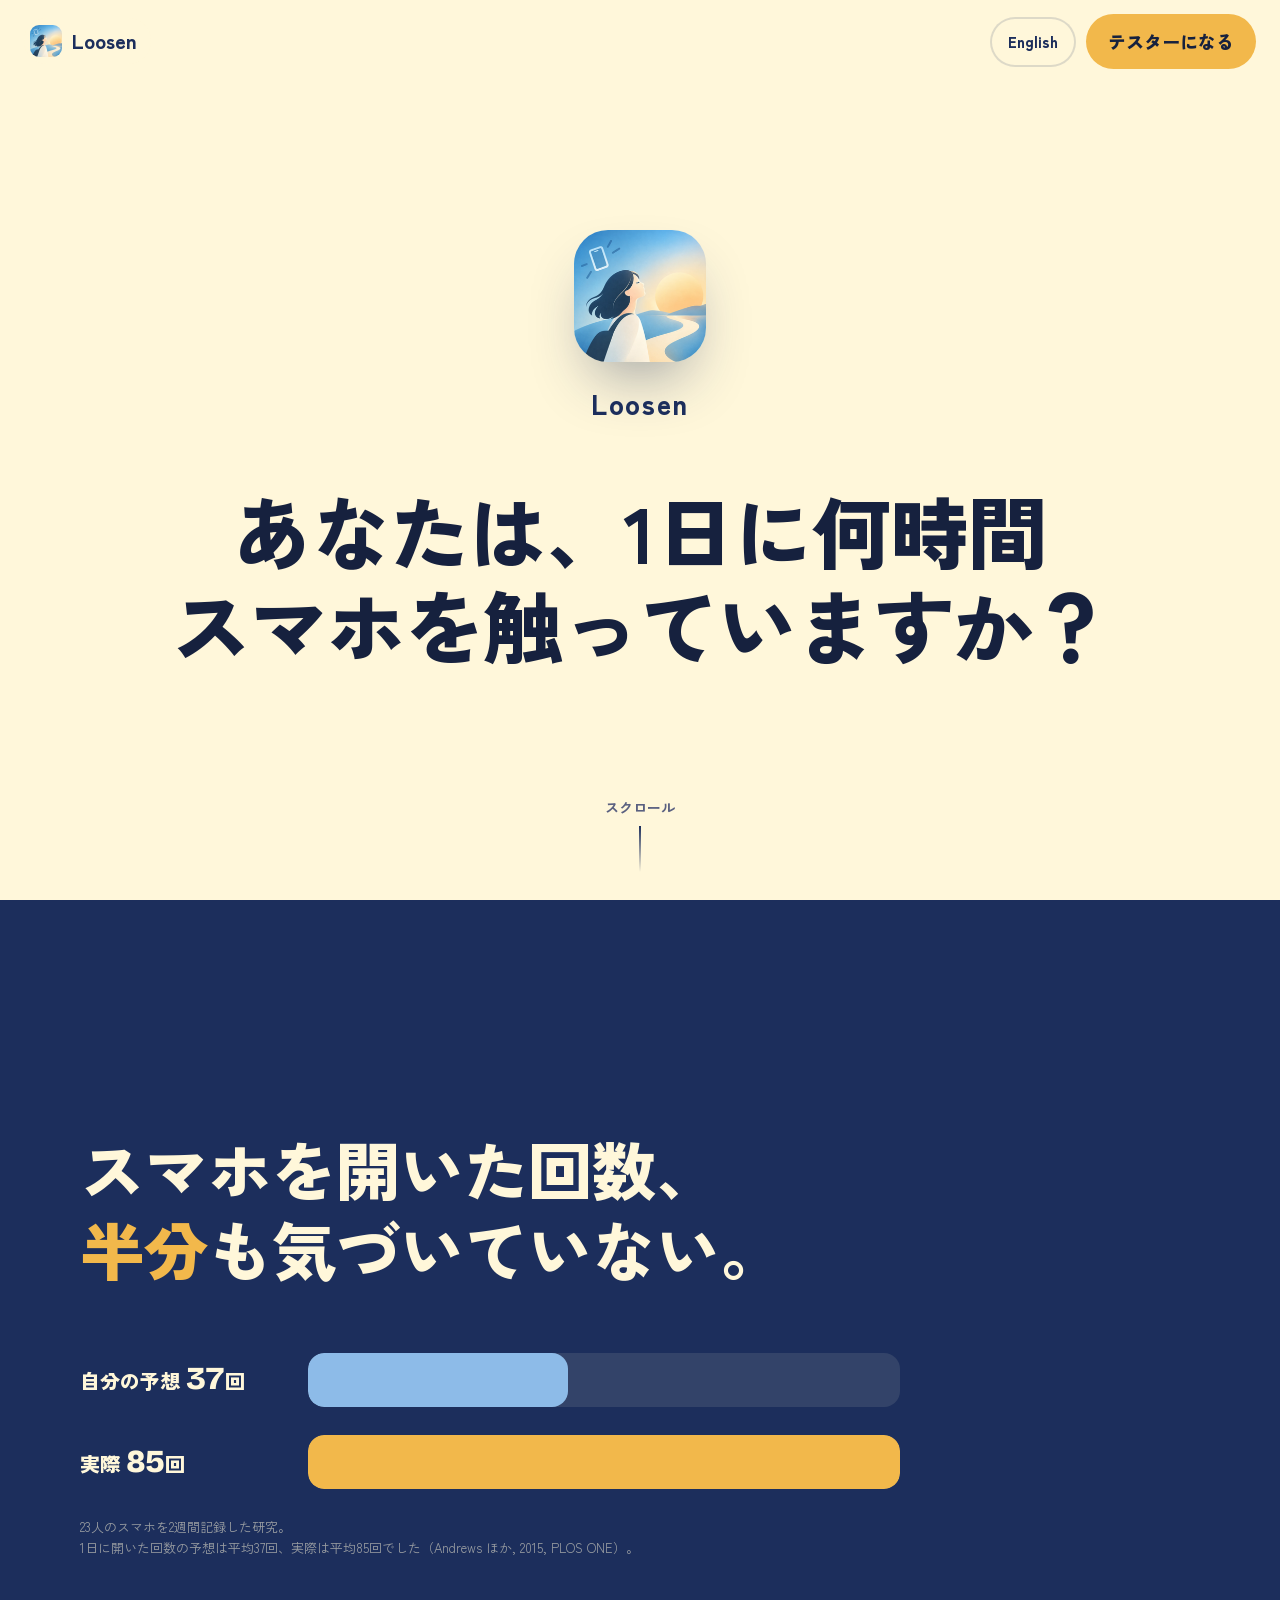
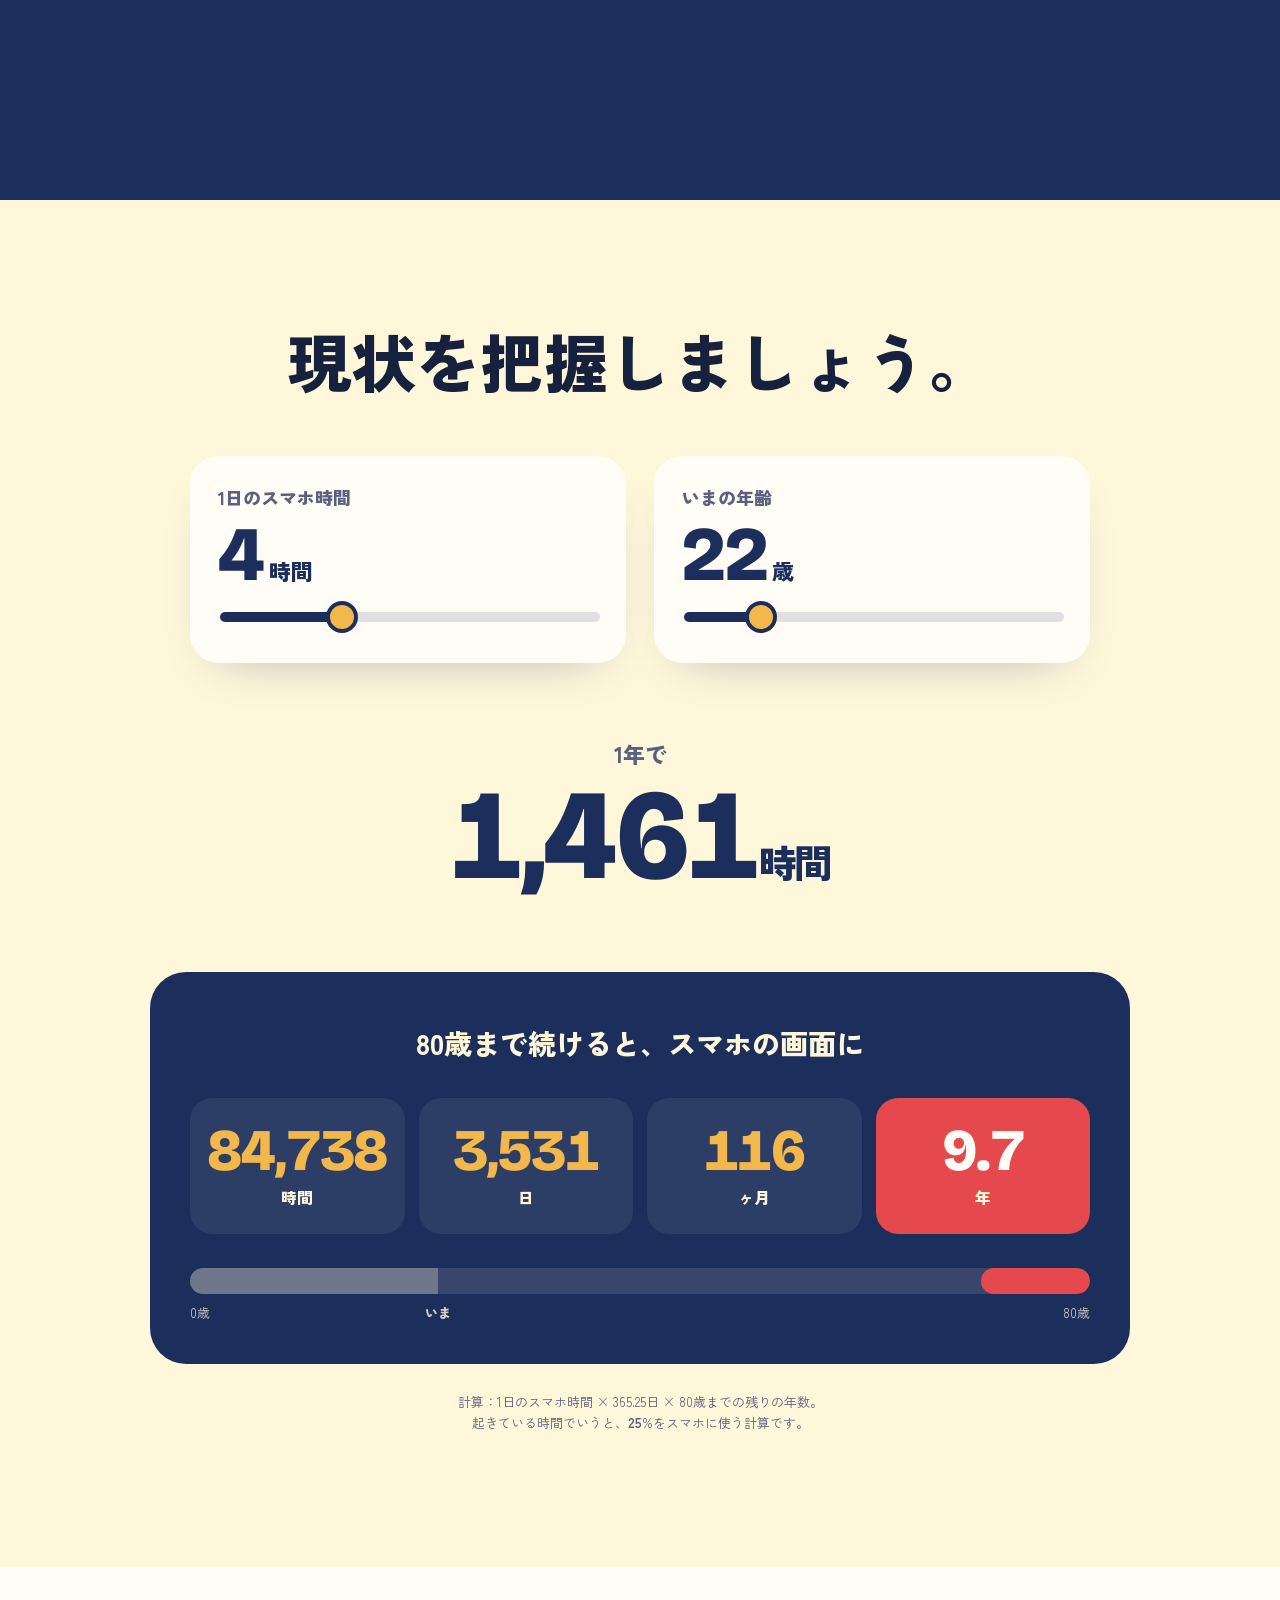
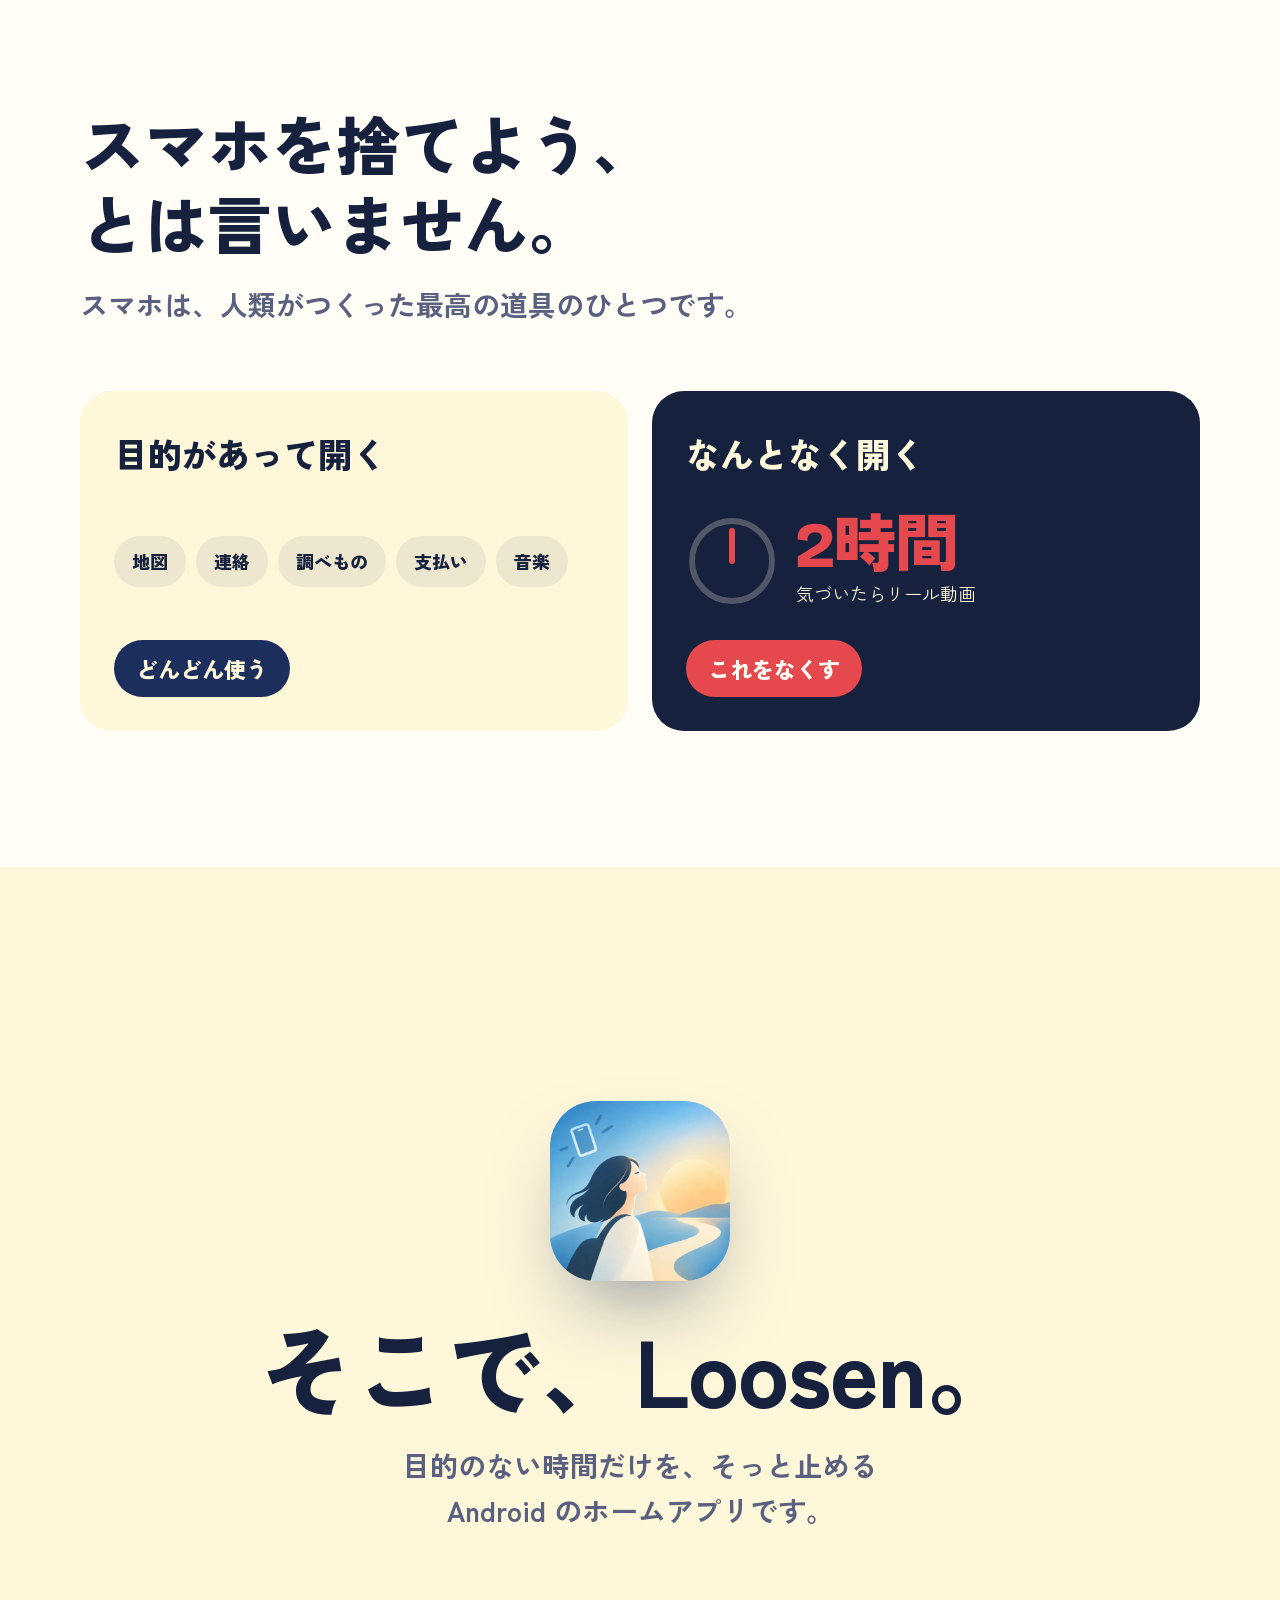
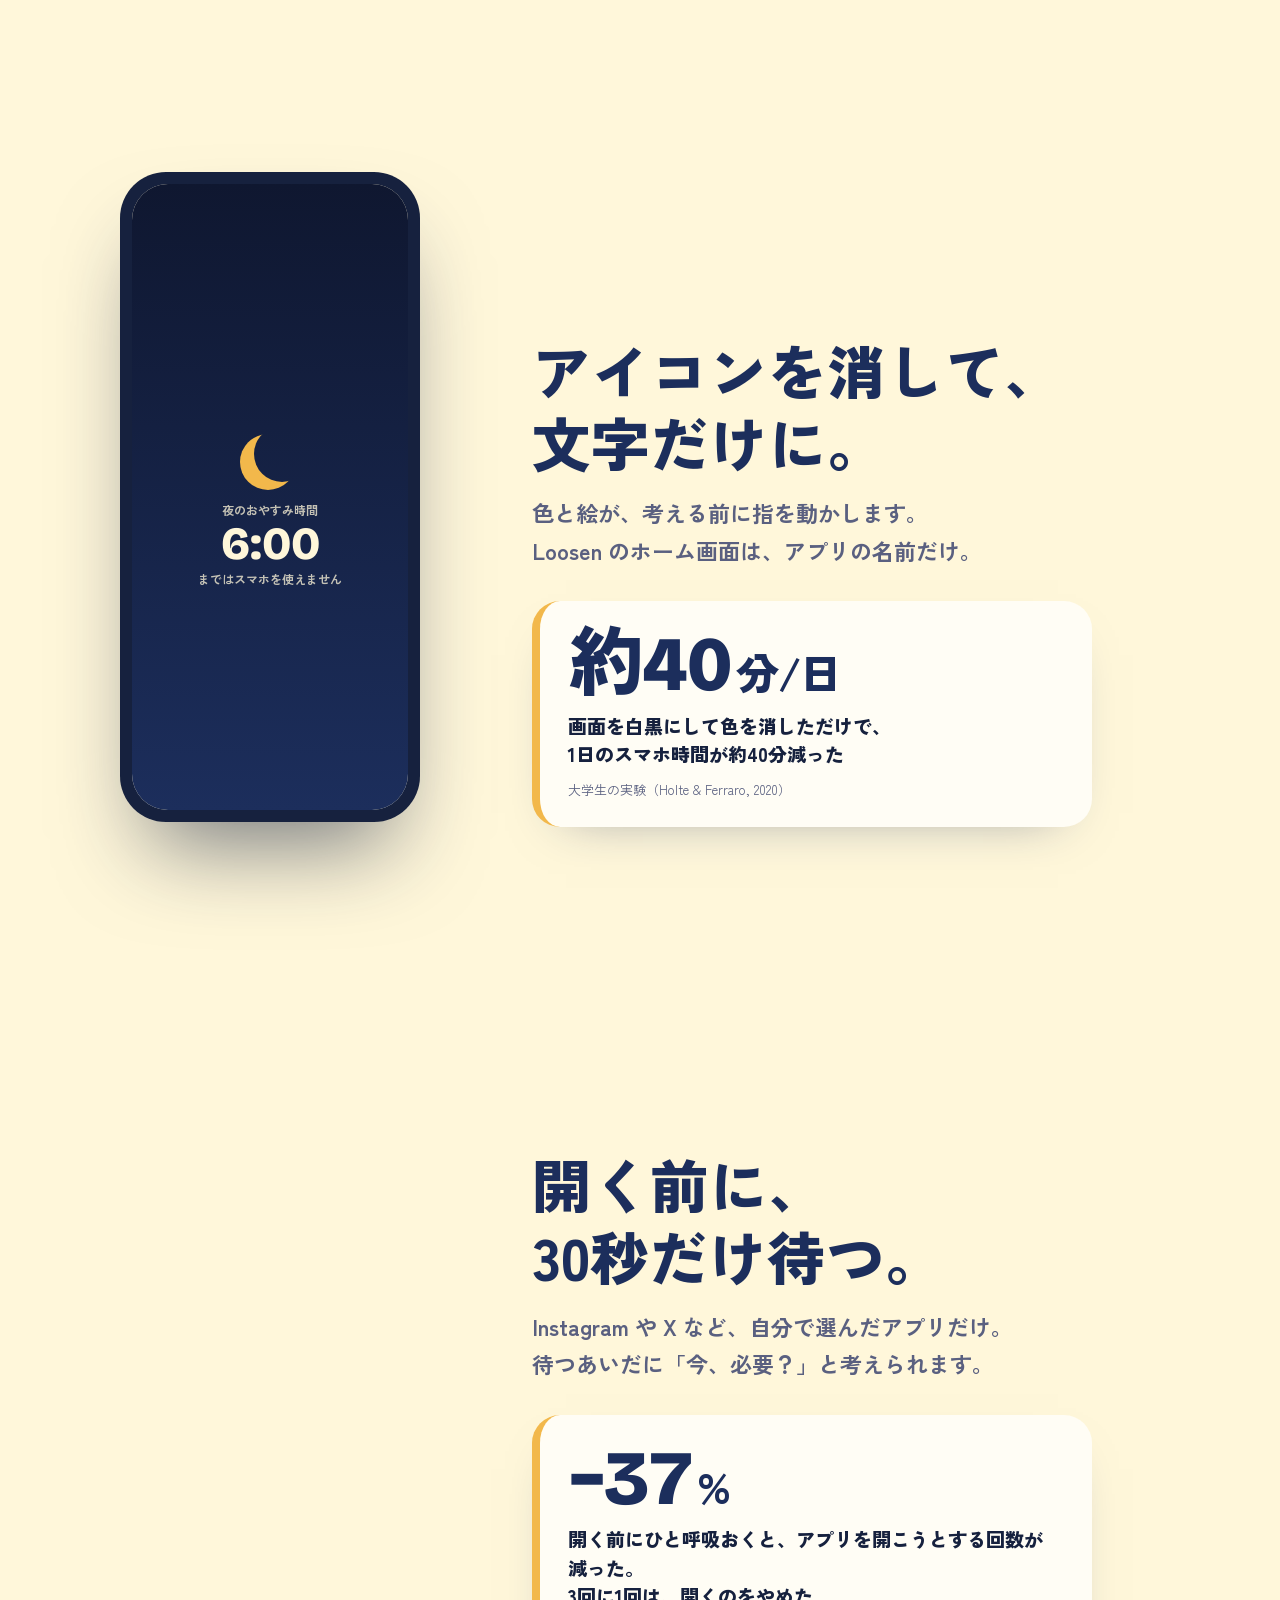
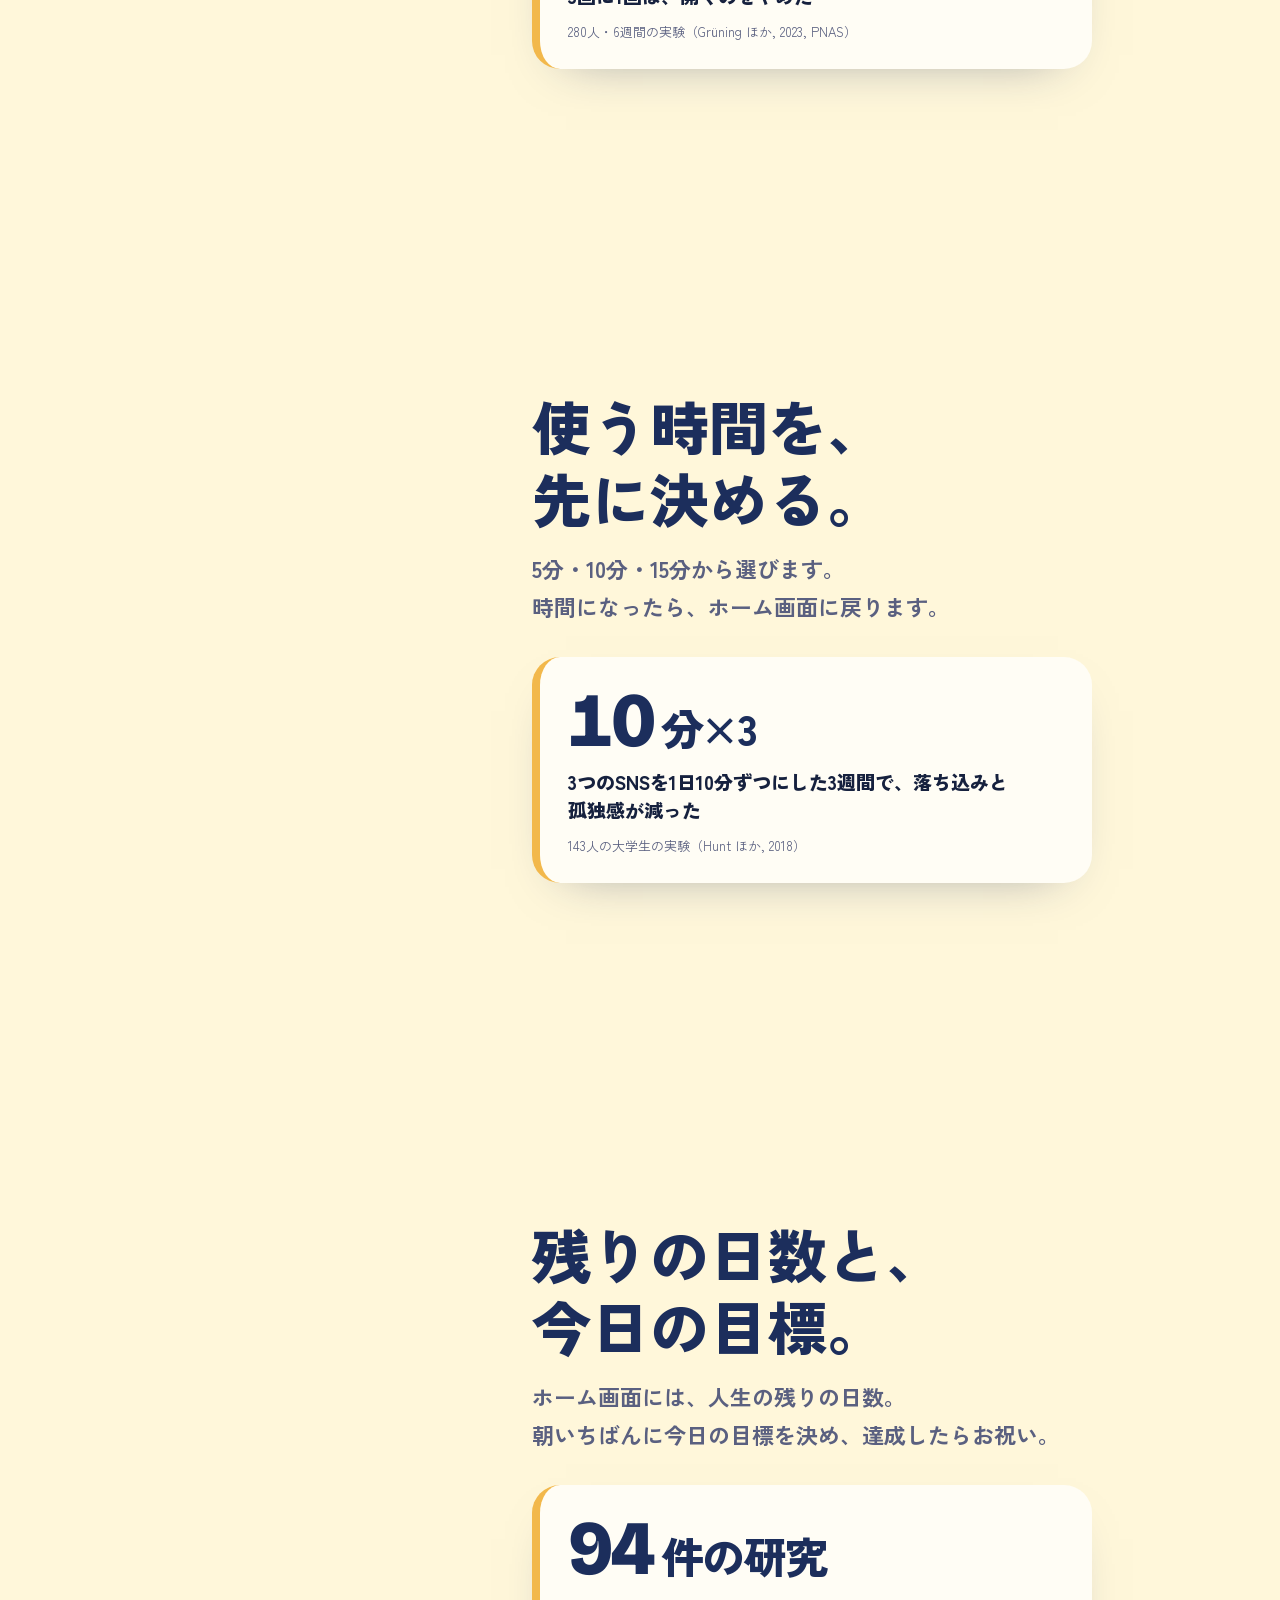
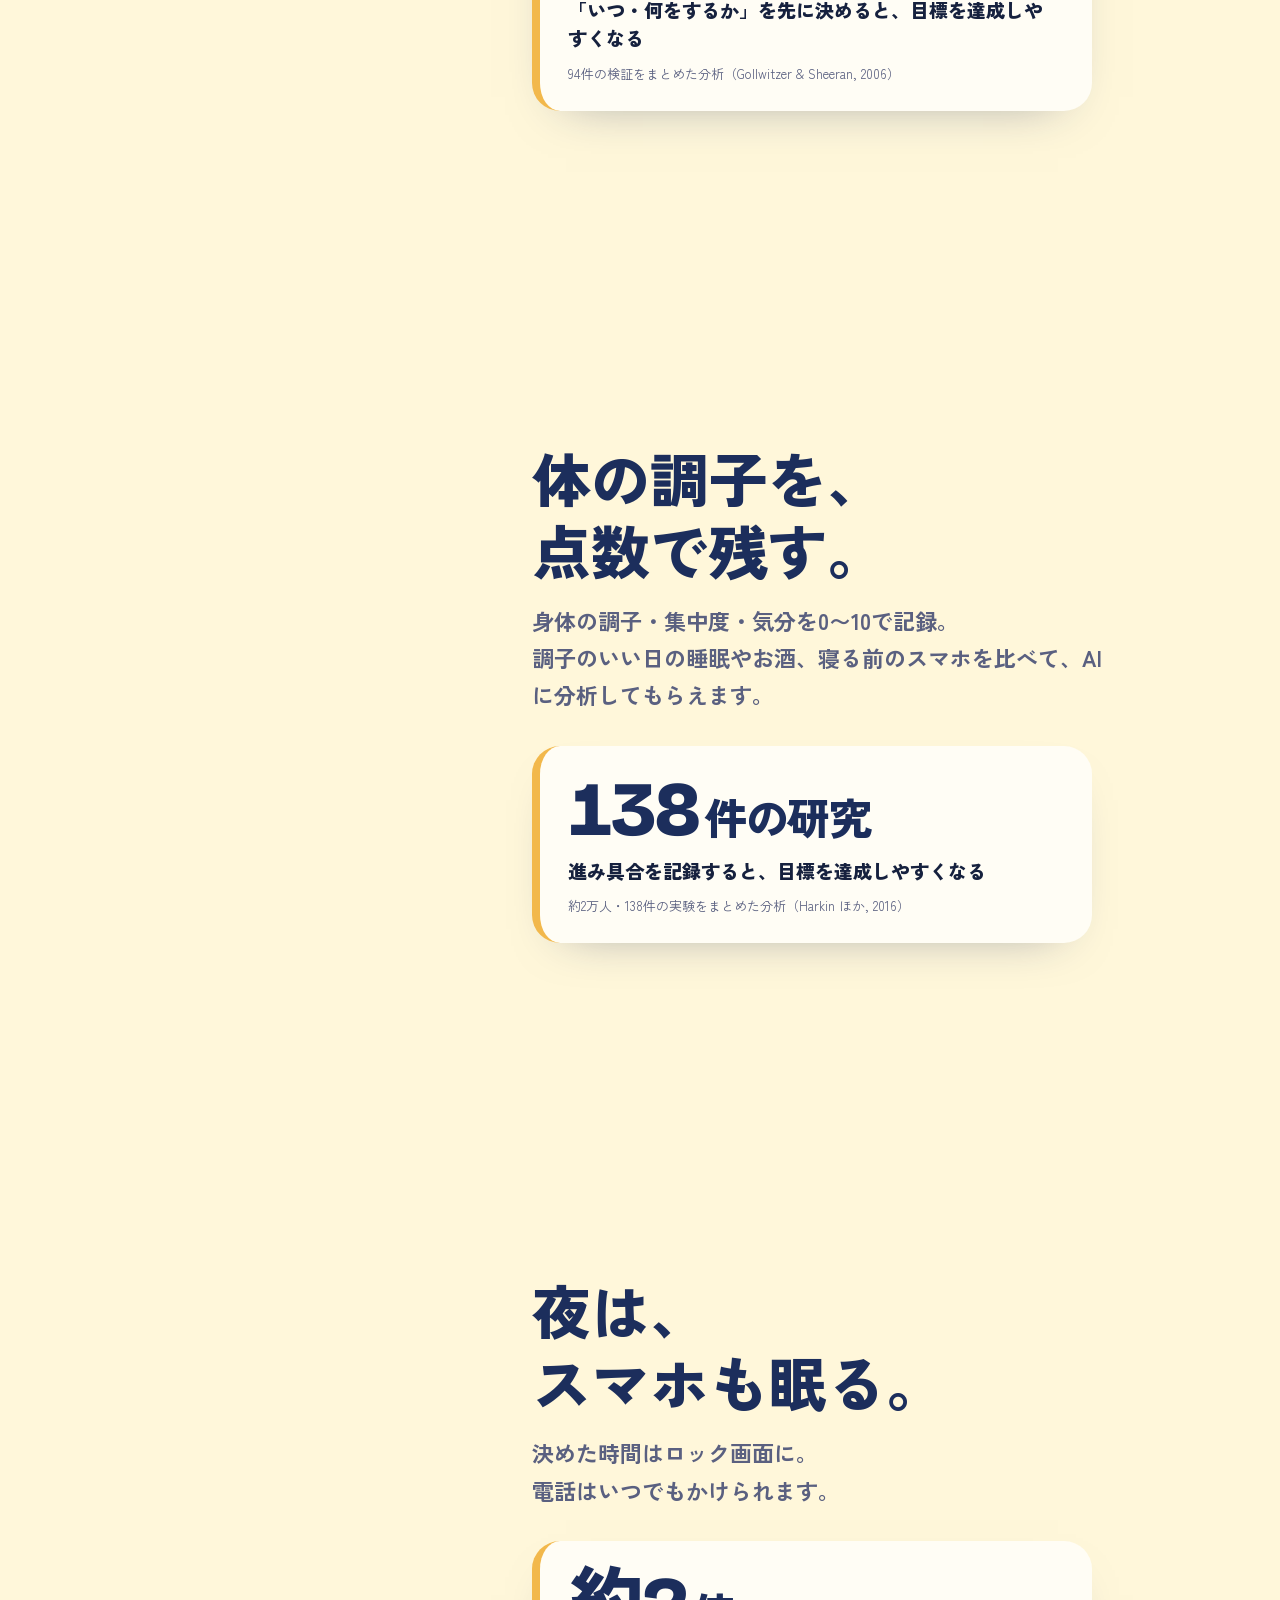
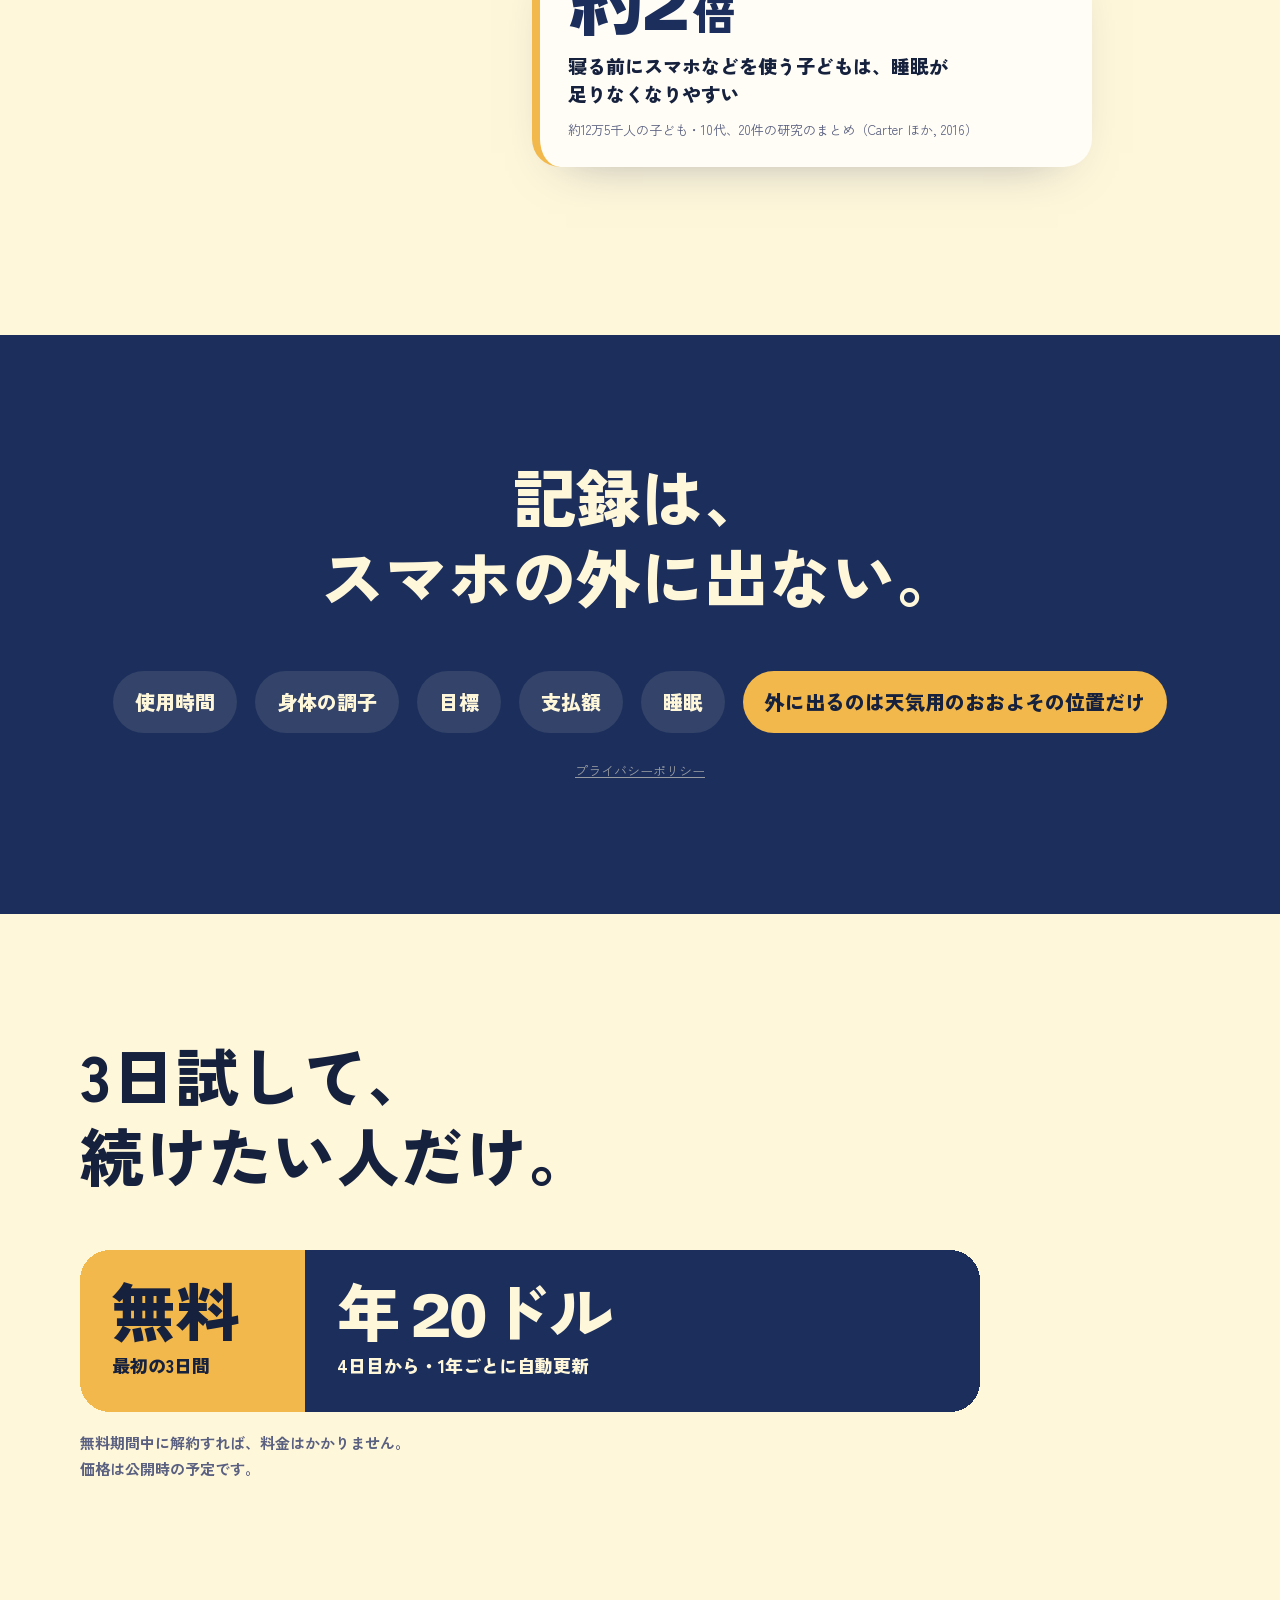
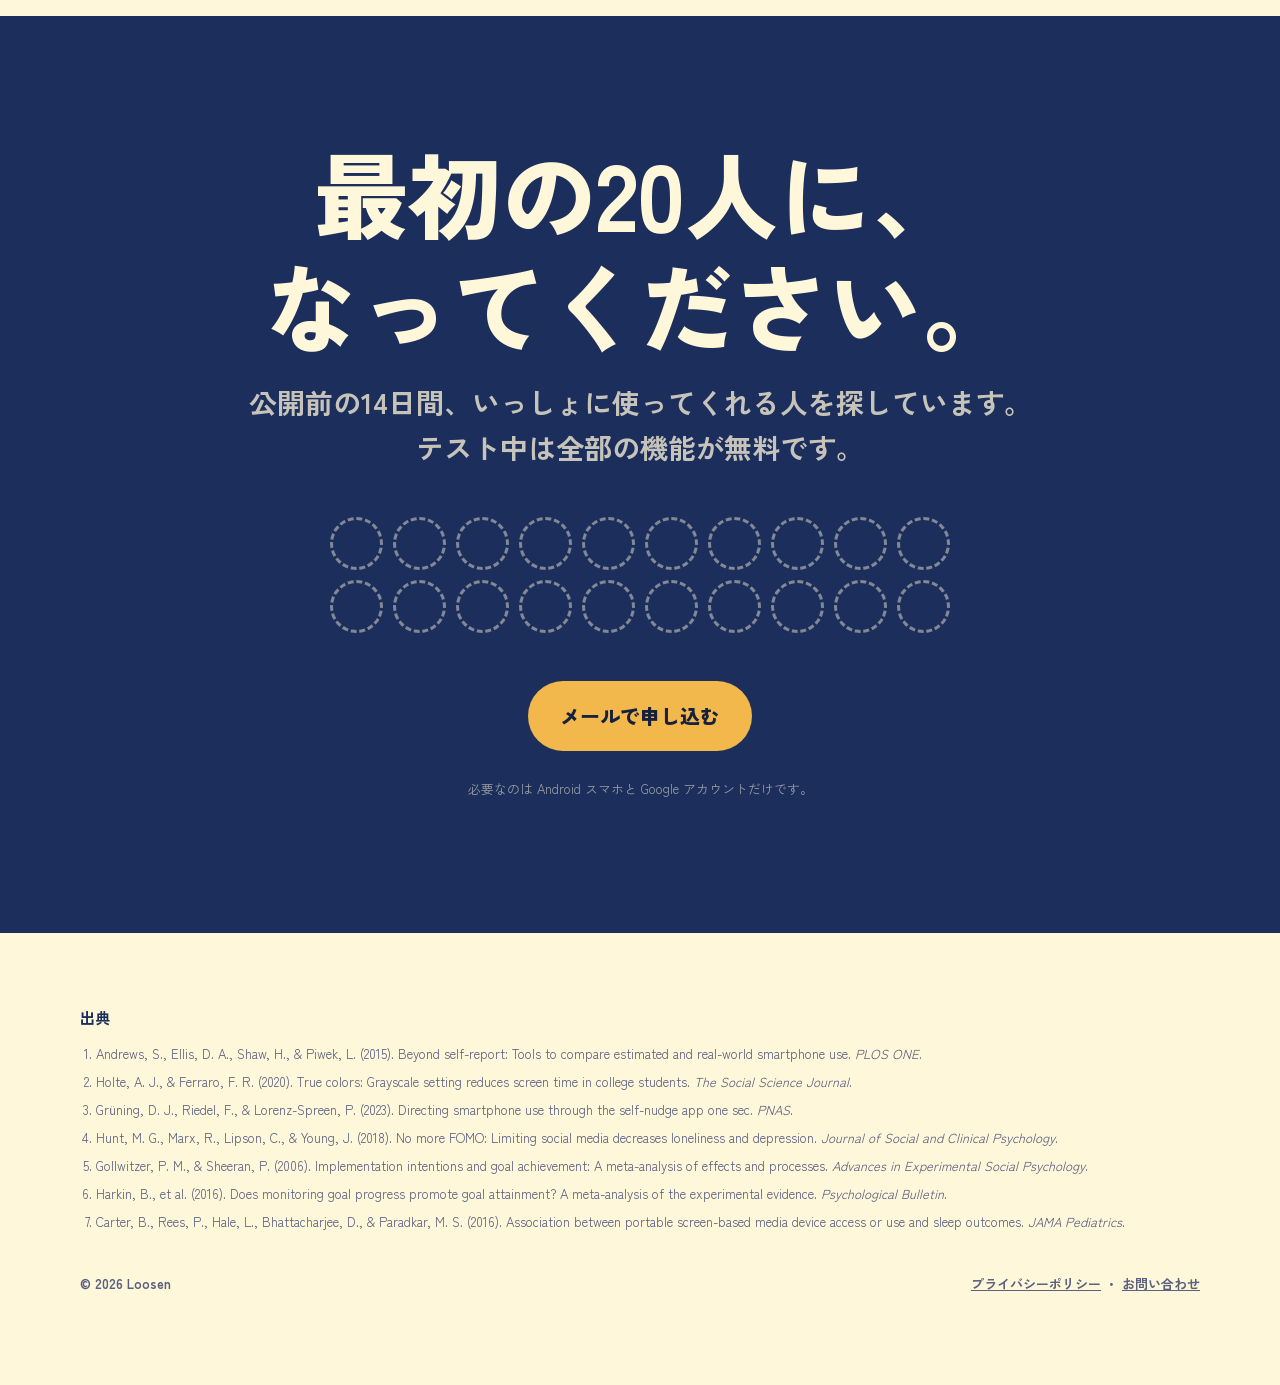
<file: index.html>
<!doctype html>
<html lang="ja">
<head>
<meta charset="utf-8">
<meta name="viewport" content="width=device-width, initial-scale=1">
<title>Loosen — 目的のない2時間を、取り戻す。</title>
<meta name="description" content="あなたは1日に何時間スマホを触っていますか？ 一生で失う時間を計算して、目的のないスマホ時間だけを減らすホームアプリ Loosen を紹介します。">
<meta property="og:title" content="Loosen — 目的のない2時間を、取り戻す。">
<meta property="og:description" content="あなたは1日に何時間スマホを触っていますか？">
<meta property="og:image" content="icon.png">
<meta name="theme-color" content="#FFF7DA">
<link rel="alternate" hreflang="ja" href="https://enakagami98-lang.github.io/loosen-site/">
<link rel="alternate" hreflang="en" href="https://enakagami98-lang.github.io/loosen-site/en/">
<link rel="alternate" hreflang="x-default" href="https://enakagami98-lang.github.io/loosen-site/en/">
<link rel="icon" href="icon.png">
<link rel="preconnect" href="https://fonts.googleapis.com">
<link rel="preconnect" href="https://fonts.gstatic.com" crossorigin>
<link href="https://fonts.googleapis.com/css2?family=Bricolage+Grotesque:opsz,wght@12..96,800&family=Zen+Kaku+Gothic+New:wght@500;700;900&display=swap" rel="stylesheet">
<link rel="stylesheet" href="site.css">
</head>
<body>

<header class="bar">
  <a class="brand" href="#top"><img src="icon.png" alt="">Loosen</a>
  <div class="bar-right">
    <a class="lang" href="en/" hreflang="en" lang="en">English</a>
    <a class="cta" href="#join">テスターになる</a>
  </div>
</header>

<main id="top">

<!-- 1. 問いかけ -->
<section class="screen-sec hero">
  <div class="wrap">
    <img class="icon rv" src="icon.png" alt="Loosen のアイコン">
    <p class="name rv d1">Loosen</p>
    <h1 class="huge rv d2">あなたは、1日に何時間<br>スマホを触っていますか？</h1>
  </div>
  <div class="scroll-cue" aria-hidden="true">スクロール<i></i></div>
</section>

<!-- 2. 多くの人は気づいていない -->
<section class="screen-sec dark">
  <div class="wrap">
    <h2 class="big rv">スマホを開いた回数、<br><span class="sunc">半分</span>も気づいていない。</h2>
    <div class="gap rv d1" id="gap">
      <div class="gap-row"><span>自分の予想 <b class="num">37</b>回</span><div class="gap-track"><i class="guess"></i></div></div>
      <div class="gap-row"><span>実際 <b class="num">85</b>回</span><div class="gap-track"><i class="real"></i></div></div>
    </div>
    <p class="src rv d2">23人のスマホを2週間記録した研究。<br>1日に開いた回数の予想は平均37回、実際は平均85回でした（Andrews ほか, 2015, PLOS ONE）。</p>
  </div>
</section>

<!-- 3. 自分で入れて計算する -->
<section class="screen-sec calc">
  <div class="wrap">
    <h2 class="big rv">現状を把握しましょう。</h2>
    <div class="sliders rv d1">
      <div class="slider">
        <label for="hours">1日のスマホ時間</label>
        <output id="hoursOut">4<small>時間</small></output>
        <input id="hours" type="range" min="0.5" max="12" step="0.5" value="4">
      </div>
      <div class="slider">
        <label for="age">いまの年齢</label>
        <output id="ageOut">22<small>歳</small></output>
        <input id="age" type="range" min="10" max="79" step="1" value="22">
      </div>
    </div>

    <div class="year rv">
      <div class="label">1年で</div>
      <div class="val num"><span id="perYear">1,461</span><small>時間</small></div>
    </div>

    <div class="loss-box rv">
      <div class="label">80歳まで続けると、スマホの画面に</div>
      <div class="units">
        <div class="unit"><b class="num" id="lossH">84,738</b><span>時間</span></div>
        <div class="unit"><b class="num" id="lossD">3,531</b><span>日</span></div>
        <div class="unit"><b class="num" id="lossM">116</b><span>ヶ月</span></div>
        <div class="unit main"><b class="num" id="lossY">9.7</b><span>年</span></div>
      </div>
      <div class="lifebar">
        <div class="track"><i class="lived" id="lived"></i><i class="phone" id="phoneBar"></i></div>
        <div class="ends"><span class="e0">0歳</span><span class="enow" id="nowMark">いま</span><span class="e80">80歳</span></div>
      </div>
    </div>
    <p class="src">計算：1日のスマホ時間 × 365.25日 × 80歳までの残りの年数。<br>起きている時間でいうと、<b id="awake">25</b>%をスマホに使う計算です。</p>
  </div>
</section>

<!-- 4. スマホは悪くない。目的のない時間が問題 -->
<section class="screen-sec white">
  <div class="wrap">
    <h2 class="big rv">スマホを捨てよう、<br>とは言いません。</h2>
    <p class="mid rv d1">スマホは、人類がつくった最高の道具のひとつです。</p>
    <div class="lanes">
      <div class="lane good rv">
        <h3>目的があって開く</h3>
        <div class="tags"><span>地図</span><span>連絡</span><span>調べもの</span><span>支払い</span><span>音楽</span></div>
        <span class="verdict-tag">どんどん使う</span>
      </div>
      <div class="lane bad rv d1">
        <h3>なんとなく開く</h3>
        <div class="drift">
          <svg class="clock" viewBox="0 0 92 92" aria-hidden="true"><circle cx="46" cy="46" r="40"/><line class="hand" x1="46" y1="46" x2="46" y2="16"/></svg>
          <div><span class="num">2時間</span><br>気づいたらリール動画</div>
        </div>
        <span class="verdict-tag">これをなくす</span>
      </div>
    </div>
  </div>
</section>

<!-- 5. そこで Loosen -->
<section class="screen-sec intro">
  <div class="wrap">
    <img class="rv" src="icon.png" alt="Loosen のアイコン">
    <h2 class="huge rv d1">そこで、Loosen。</h2>
    <p class="mid rv d2">目的のない時間だけを、そっと止める<br>Android のホームアプリです。</p>
  </div>
</section>

<!-- 6. 画面で見る機能 -->
<section class="tour-sec">
  <div class="wrap tour">
    <div class="stick" aria-hidden="true">
      <div class="phone"><div class="scr">
        <div class="st on" data-st="0">
          <span class="cap">残りの日数</span>
          <span class="days">21,185<small> 日</small></span>
          <ul class="applist"><li>Instagram</li><li>X</li><li>YouTube</li><li>LINE</li><li>マップ</li><li>カメラ</li></ul>
        </div>
        <div class="st center" data-st="1">
          <span class="q">Instagram を<br>本当に開きますか？</span>
          <svg class="knot" viewBox="0 0 150 150" aria-hidden="true"><path id="knotPath"/></svg>
          <span class="cap">待つあいだに、考える</span>
        </div>
        <div class="st center" data-st="2">
          <span class="q">Instagram に<br>どのくらい使いますか？</span>
          <div class="chips"><span>5分</span><span class="pick">10分</span><span>15分</span></div>
          <span class="cap" style="margin-top:14px">今日の残り 25分（1日 30分）</span>
        </div>
        <div class="st" data-st="3">
          <div class="conf" id="conf"></div>
          <span class="cap">残りの日数</span>
          <span class="days">21,185<small> 日</small></span>
          <div class="goal"><span class="cap">今日の目標</span><b>ESを1社出す</b><span class="badge">✓ 達成</span></div>
          <div class="congrats">Congratulations!</div>
        </div>
        <div class="st" data-st="4">
          <span class="cap">身体の調子</span>
          <div class="score">身体の調子<b>8</b></div>
          <div class="score">集中度<b>7</b></div>
          <div class="score">気分<b>9</b></div>
          <div class="trend" id="trend"></div>
        </div>
        <div class="st center night" data-st="5">
          <div class="moon"></div>
          <span class="cap">夜のおやすみ時間</span>
          <span class="days">6:00</span>
          <span class="cap">まではスマホを使えません</span>
        </div>
      </div></div>
    </div>

    <div class="steps">
      <div class="step" data-step="0">
        <h3>アイコンを消して、<br>文字だけに。</h3>
        <p>色と絵が、考える前に指を動かします。<br>Loosen のホーム画面は、アプリの名前だけ。</p>
        <div class="proof">
          <span class="num">約40<small>分/日</small></span>
          <div class="what">画面を白黒にして色を消しただけで、<span class="nw">1日のスマホ時間が約40分減った</span></div>
          <div class="who">大学生の実験（Holte &amp; Ferraro, 2020）</div>
        </div>
      </div>
      <div class="step" data-step="1">
        <h3>開く前に、<br>30秒だけ待つ。</h3>
        <p>Instagram や X など、自分で選んだアプリだけ。<br>待つあいだに「今、必要？」と考えられます。</p>
        <div class="proof">
          <span class="num">−37<small>%</small></span>
          <div class="what">開く前にひと呼吸おくと、アプリを開こうとする回数が減った。<br>3回に1回は、開くのをやめた</div>
          <div class="who">280人・6週間の実験（Grüning ほか, 2023, PNAS）</div>
        </div>
      </div>
      <div class="step" data-step="2">
        <h3>使う時間を、<br>先に決める。</h3>
        <p>5分・10分・15分から選びます。<br>時間になったら、ホーム画面に戻ります。</p>
        <div class="proof">
          <span class="num">10<small>分×3</small></span>
          <div class="what">3つのSNSを1日10分ずつにした3週間で、落ち込みと孤独感が減った</div>
          <div class="who">143人の大学生の実験（Hunt ほか, 2018）</div>
        </div>
      </div>
      <div class="step" data-step="3">
        <h3>残りの日数と、<br>今日の目標。</h3>
        <p>ホーム画面には、人生の残りの日数。<br>朝いちばんに今日の目標を決め、達成したらお祝い。</p>
        <div class="proof">
          <span class="num">94<small>件の研究</small></span>
          <div class="what">「いつ・何をするか」を先に決めると、目標を達成しやすくなる</div>
          <div class="who">94件の検証をまとめた分析（Gollwitzer &amp; Sheeran, 2006）</div>
        </div>
      </div>
      <div class="step" data-step="4">
        <h3>体の調子を、<br>点数で残す。</h3>
        <p>身体の調子・集中度・気分を0〜10で記録。<br>調子のいい日の睡眠やお酒、寝る前のスマホを比べて、AI に分析してもらえます。</p>
        <div class="proof">
          <span class="num">138<small>件の研究</small></span>
          <div class="what">進み具合を記録すると、目標を達成しやすくなる</div>
          <div class="who">約2万人・138件の実験をまとめた分析（Harkin ほか, 2016）</div>
        </div>
      </div>
      <div class="step" data-step="5">
        <h3>夜は、<br>スマホも眠る。</h3>
        <p>決めた時間はロック画面に。<br>電話はいつでもかけられます。</p>
        <div class="proof">
          <span class="num">約2<small>倍</small></span>
          <div class="what">寝る前にスマホなどを使う子どもは、睡眠が足りなくなりやすい</div>
          <div class="who">約12万5千人の子ども・10代、20件の研究のまとめ（Carter ほか, 2016）</div>
        </div>
      </div>
    </div>
  </div>
</section>

<!-- 7. データ -->
<section class="screen-sec dark" style="min-height:auto">
  <div class="wrap" style="text-align:center">
    <h2 class="big rv">記録は、<br>スマホの外に出ない。</h2>
    <div class="vault rv d1"><span>使用時間</span><span>身体の調子</span><span>目標</span><span>支払額</span><span>睡眠</span><span class="out">外に出るのは天気用のおおよその位置だけ</span></div>
    <p class="src rv d2"><a href="privacy.html">プライバシーポリシー</a></p>
  </div>
</section>

<!-- 8. 料金 -->
<section class="screen-sec" style="min-height:auto">
  <div class="wrap">
    <h2 class="big rv">3日試して、<br>続けたい人だけ。</h2>
    <div class="price rv d1">
      <div class="free"><span class="num">無料</span>最初の3日間</div>
      <div class="paid"><span class="num">年 20ドル</span>4日目から・1年ごとに自動更新</div>
    </div>
    <p class="price-note rv d2">無料期間中に解約すれば、料金はかかりません。<br>価格は公開時の予定です。</p>
  </div>
</section>

<!-- 9. テスター募集 -->
<section class="screen-sec dark join" id="join">
  <div class="wrap">
    <h2 class="huge rv">最初の20人に、<br>なってください。</h2>
    <p class="mid rv d1">公開前の14日間、いっしょに使ってくれる人を探しています。<br>テスト中は全部の機能が無料です。</p>
    <div class="seats rv d2" aria-hidden="true"></div>
    <a class="cta sunbtn rv d3" href="mailto:loosen2026dopamine@gmail.com?subject=Loosen%20%E3%83%86%E3%82%B9%E3%82%BF%E3%83%BC%E5%B8%8C%E6%9C%9B&amp;body=Google%20%E3%82%A2%E3%82%AB%E3%82%A6%E3%83%B3%E3%83%88%E3%81%AE%E3%83%A1%E3%83%BC%E3%83%AB%E3%82%A2%E3%83%89%E3%83%AC%E3%82%B9%EF%BC%9A">メールで申し込む</a>
    <p class="src">必要なのは Android スマホと Google アカウントだけです。</p>
  </div>
</section>

</main>

<footer class="refs">
  <div class="wrap">
    <h4>出典</h4>
    <ol id="refs">
      <li>Andrews, S., Ellis, D. A., Shaw, H., &amp; Piwek, L. (2015). Beyond self-report: Tools to compare estimated and real-world smartphone use. <i>PLOS ONE</i>.</li>
      <li>Holte, A. J., &amp; Ferraro, F. R. (2020). True colors: Grayscale setting reduces screen time in college students. <i>The Social Science Journal</i>.</li>
      <li>Grüning, D. J., Riedel, F., &amp; Lorenz-Spreen, P. (2023). Directing smartphone use through the self-nudge app one sec. <i>PNAS</i>.</li>
      <li>Hunt, M. G., Marx, R., Lipson, C., &amp; Young, J. (2018). No more FOMO: Limiting social media decreases loneliness and depression. <i>Journal of Social and Clinical Psychology</i>.</li>
      <li>Gollwitzer, P. M., &amp; Sheeran, P. (2006). Implementation intentions and goal achievement: A meta-analysis of effects and processes. <i>Advances in Experimental Social Psychology</i>.</li>
      <li>Harkin, B., et al. (2016). Does monitoring goal progress promote goal attainment? A meta-analysis of the experimental evidence. <i>Psychological Bulletin</i>.</li>
      <li>Carter, B., Rees, P., Hale, L., Bhattacharjee, D., &amp; Paradkar, M. S. (2016). Association between portable screen-based media device access or use and sleep outcomes. <i>JAMA Pediatrics</i>.</li>
    </ol>
    <div class="foot"><span>© 2026 Loosen</span><span><a href="privacy.html">プライバシーポリシー</a> ・ <a href="mailto:loosen2026dopamine@gmail.com">お問い合わせ</a></span></div>
  </div>
</footer>

<script src="site.js"></script>
</body>
</html>
</file>
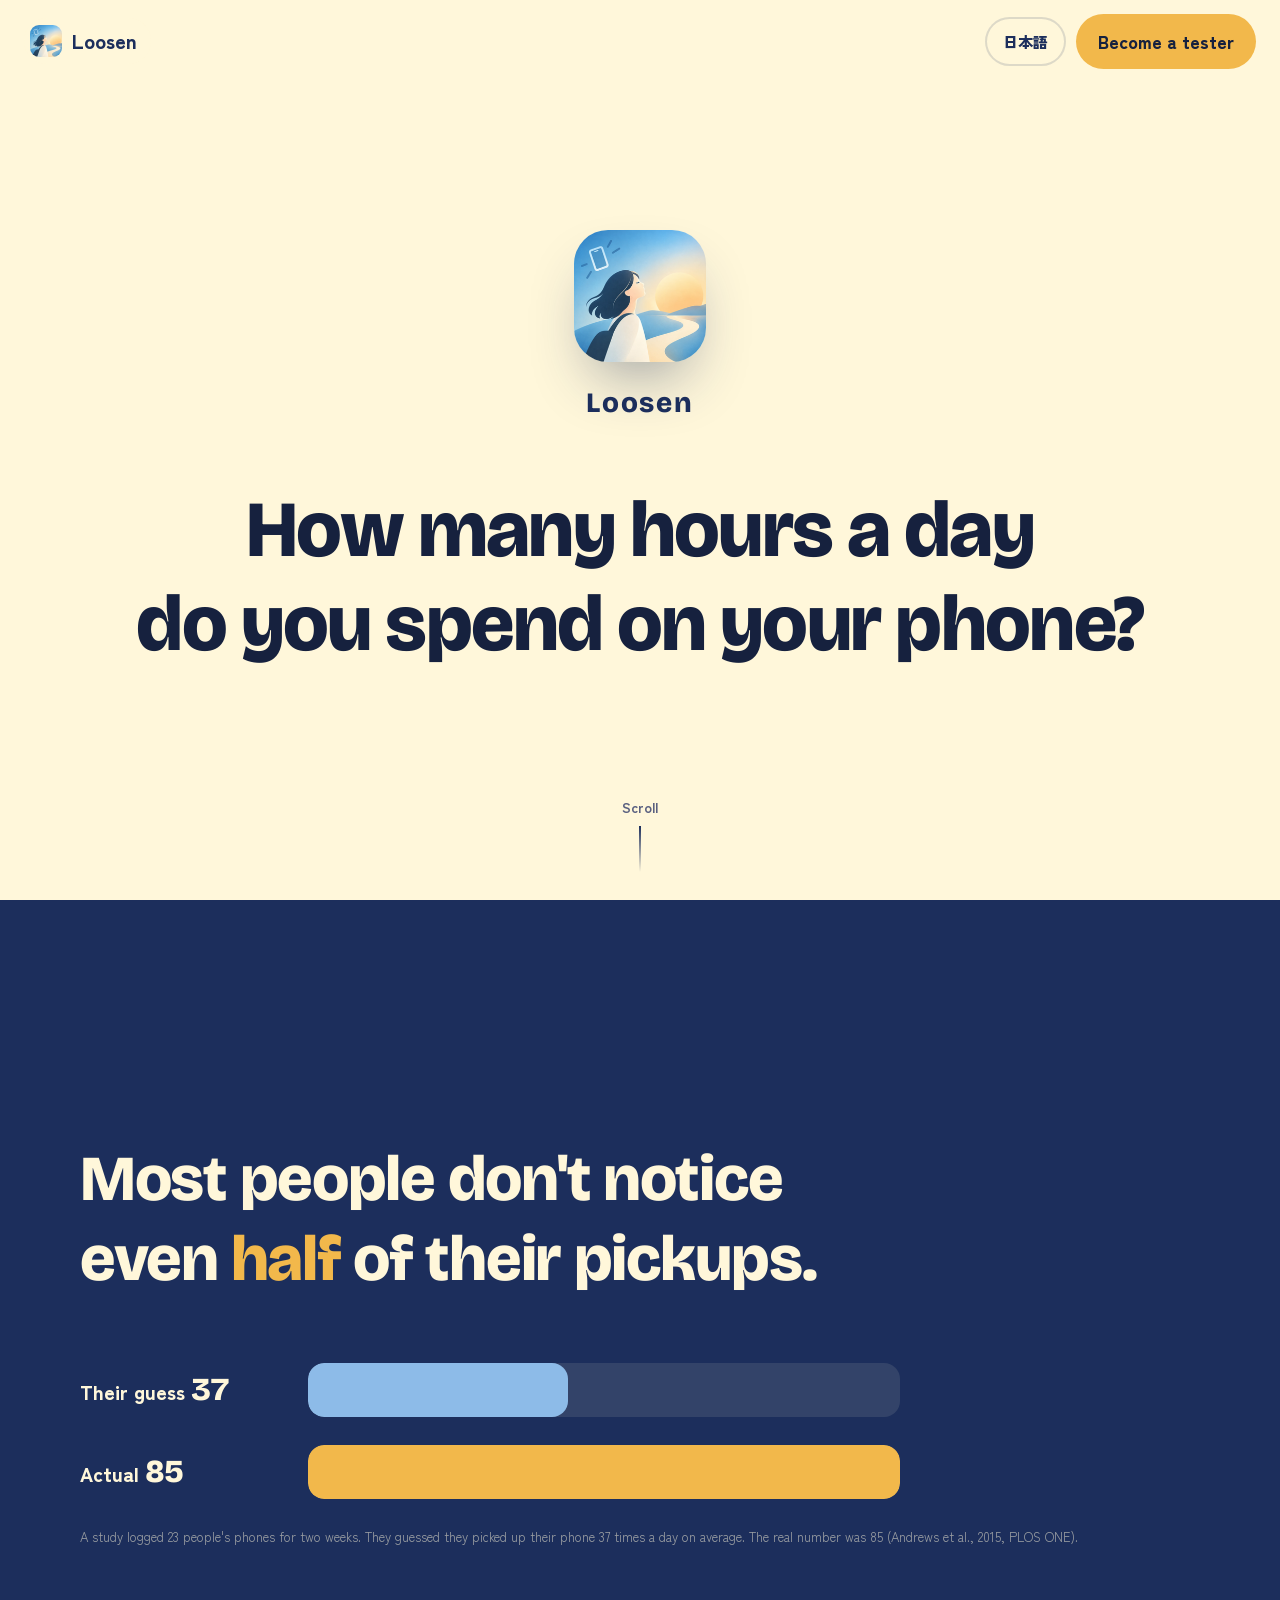
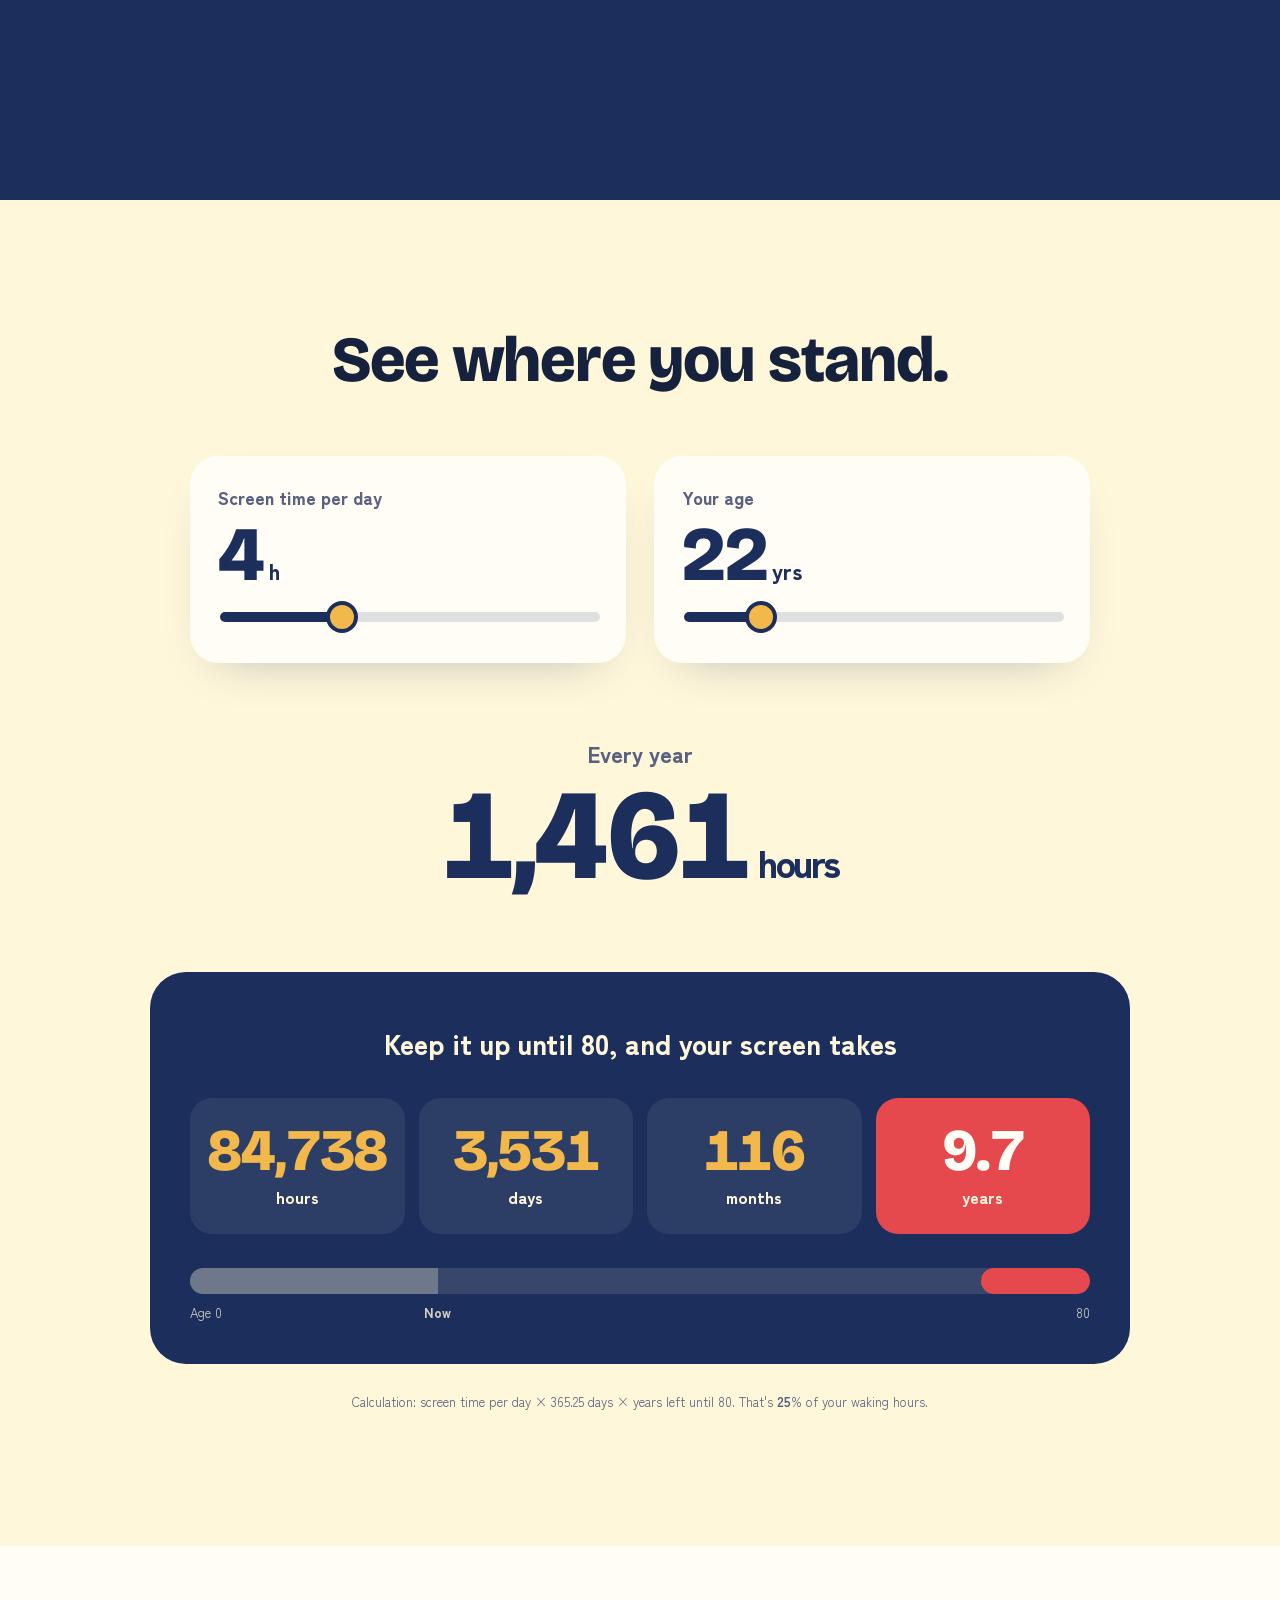
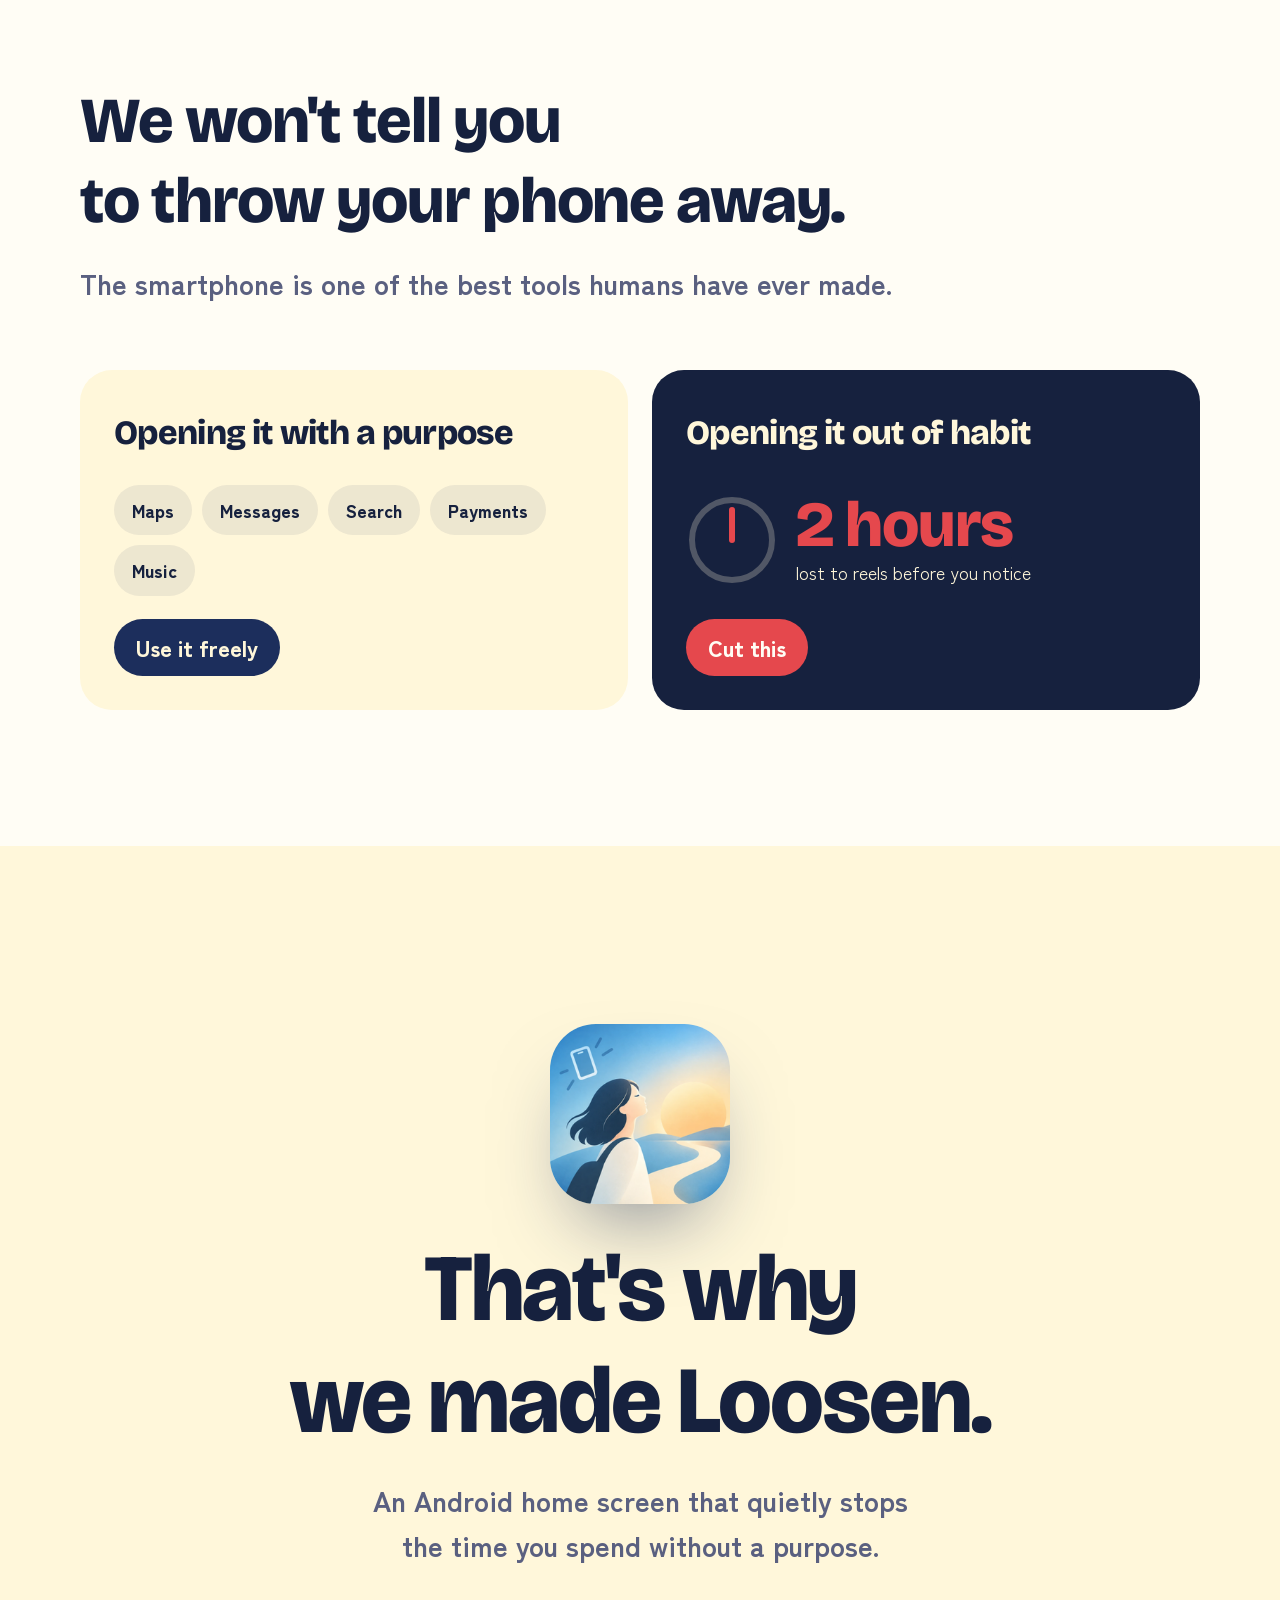
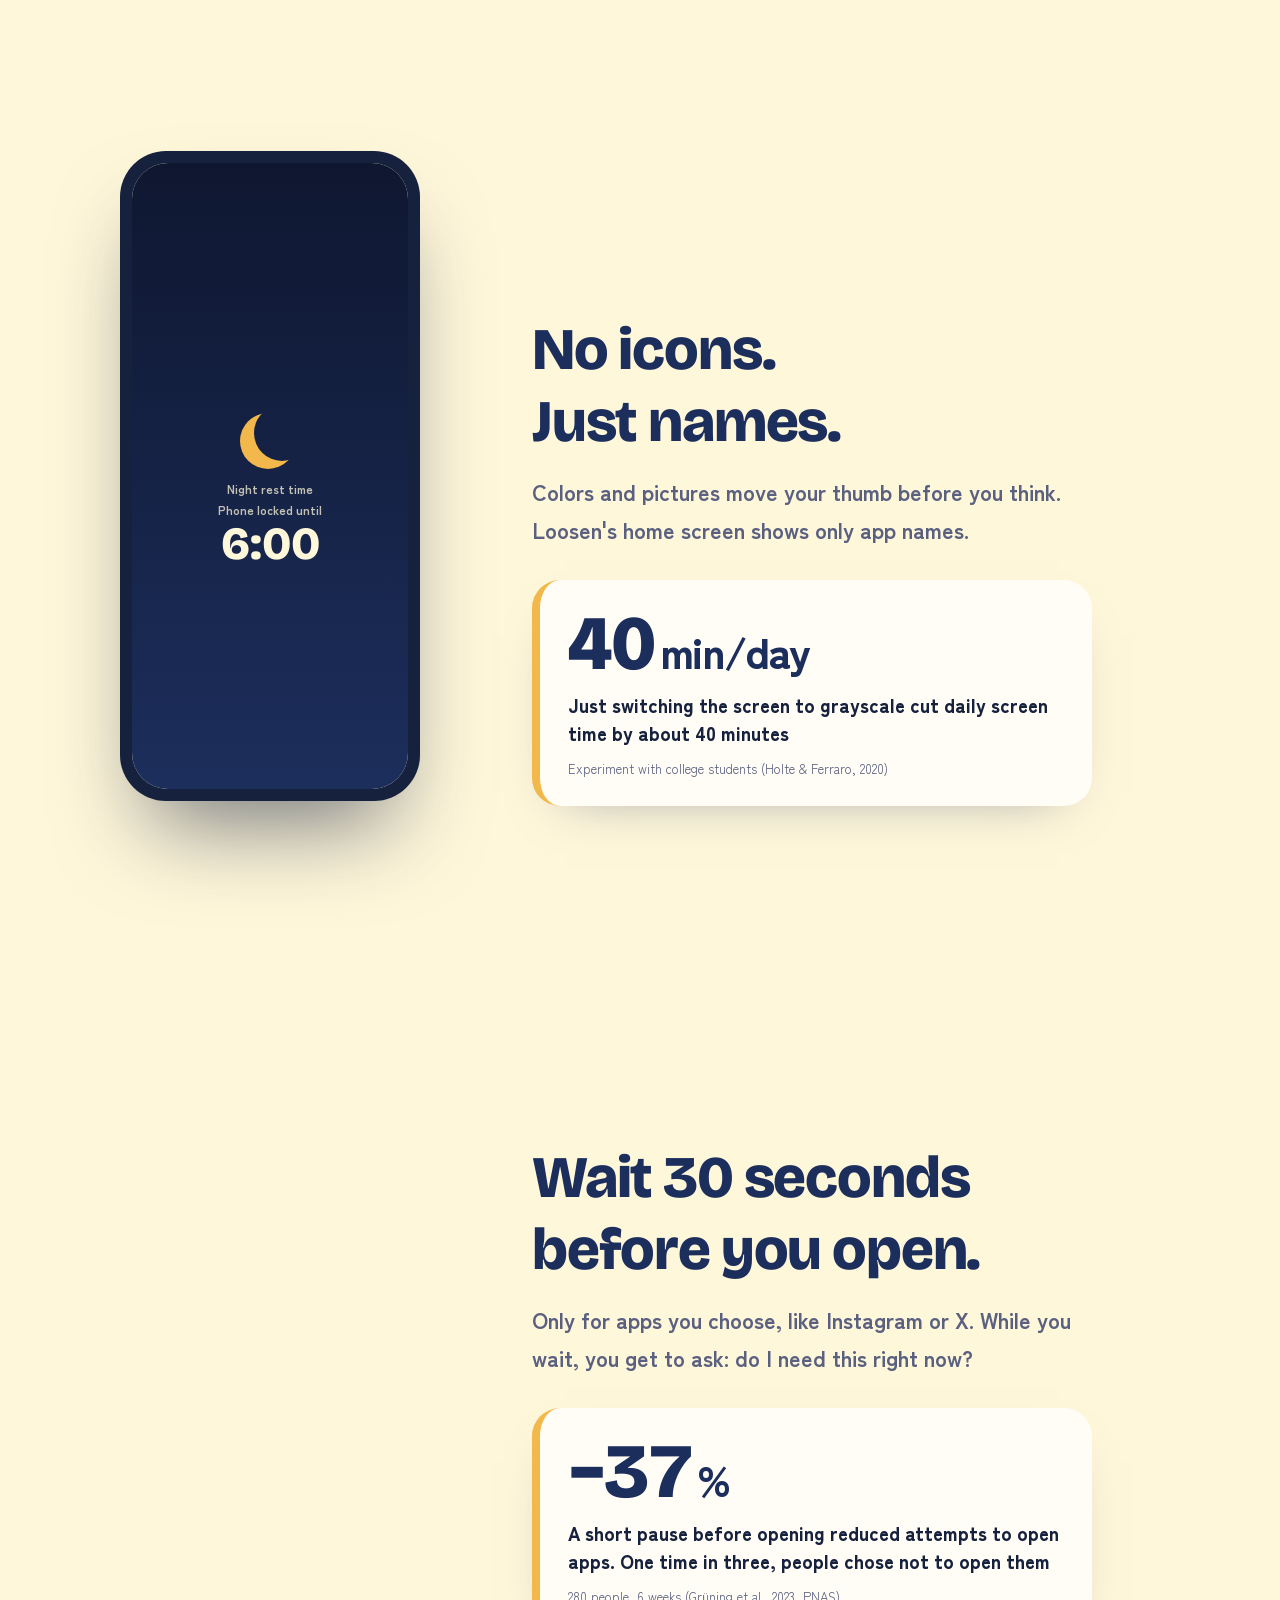
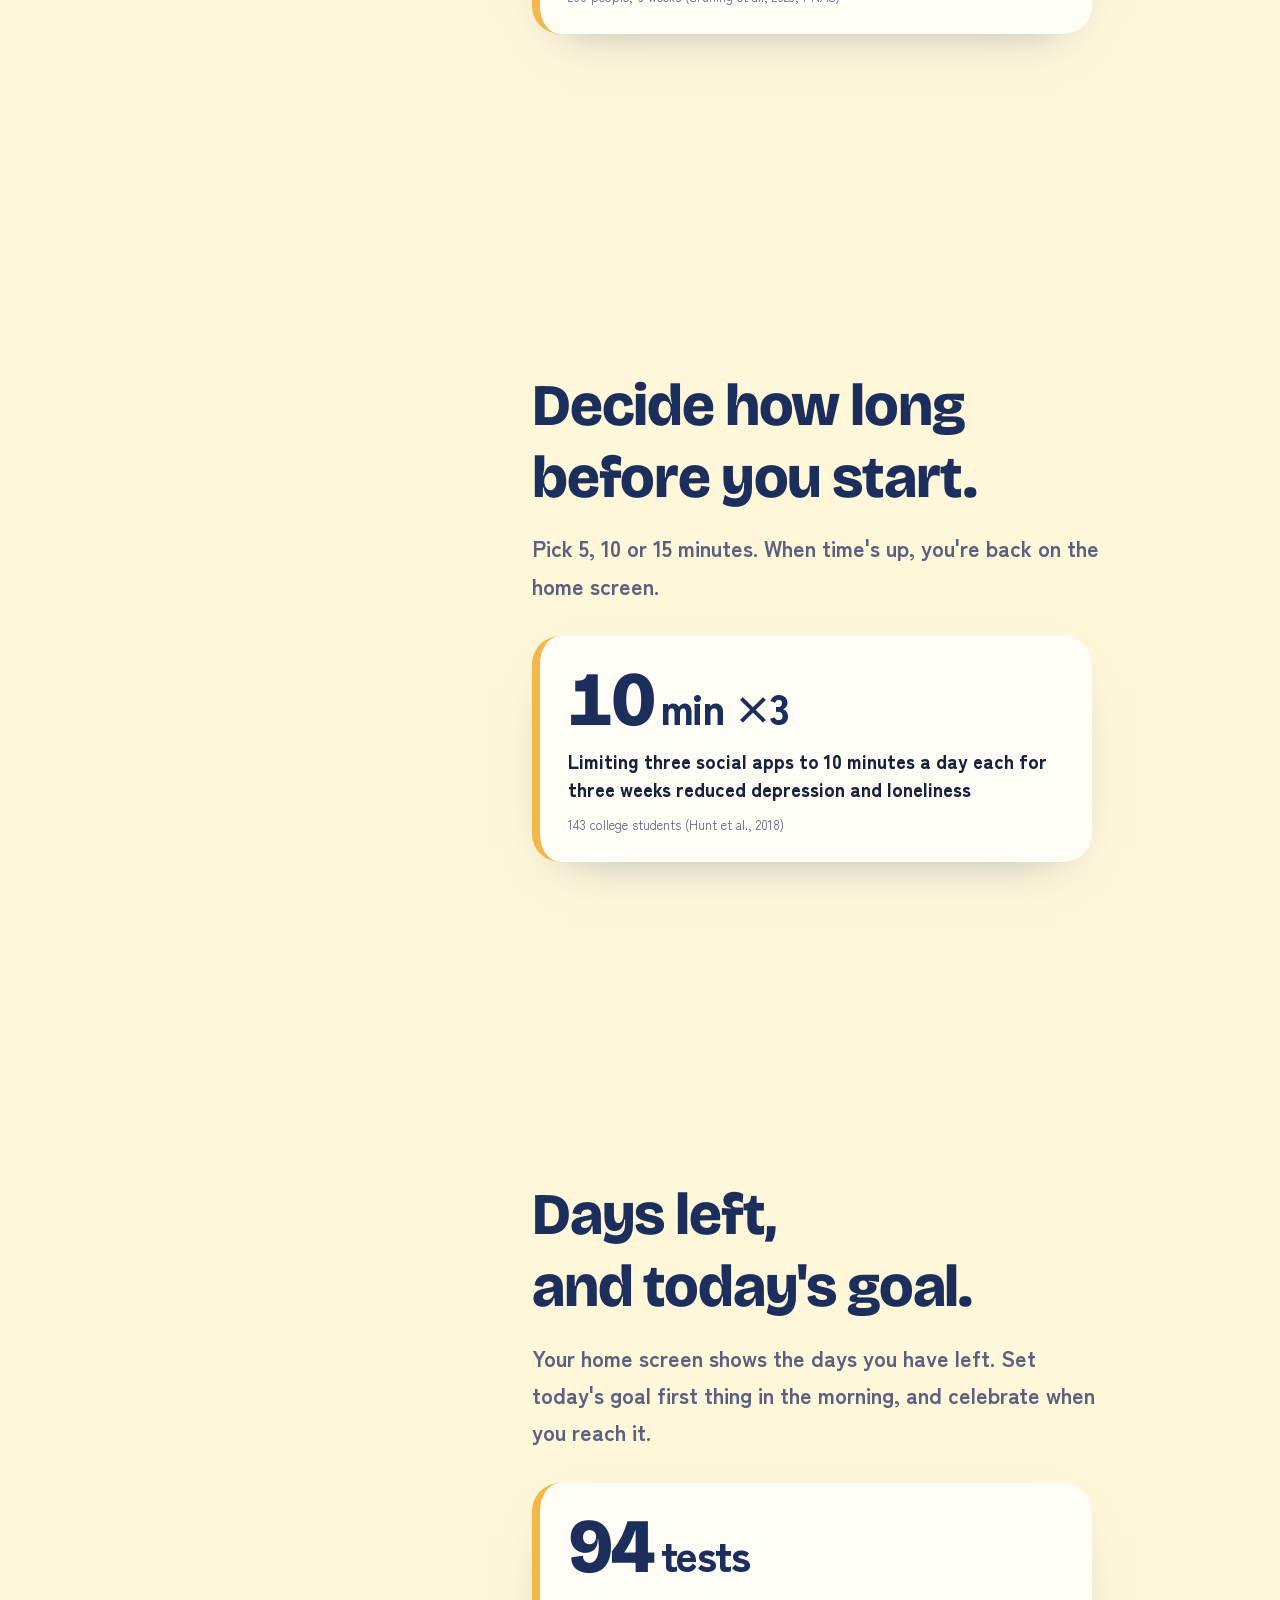
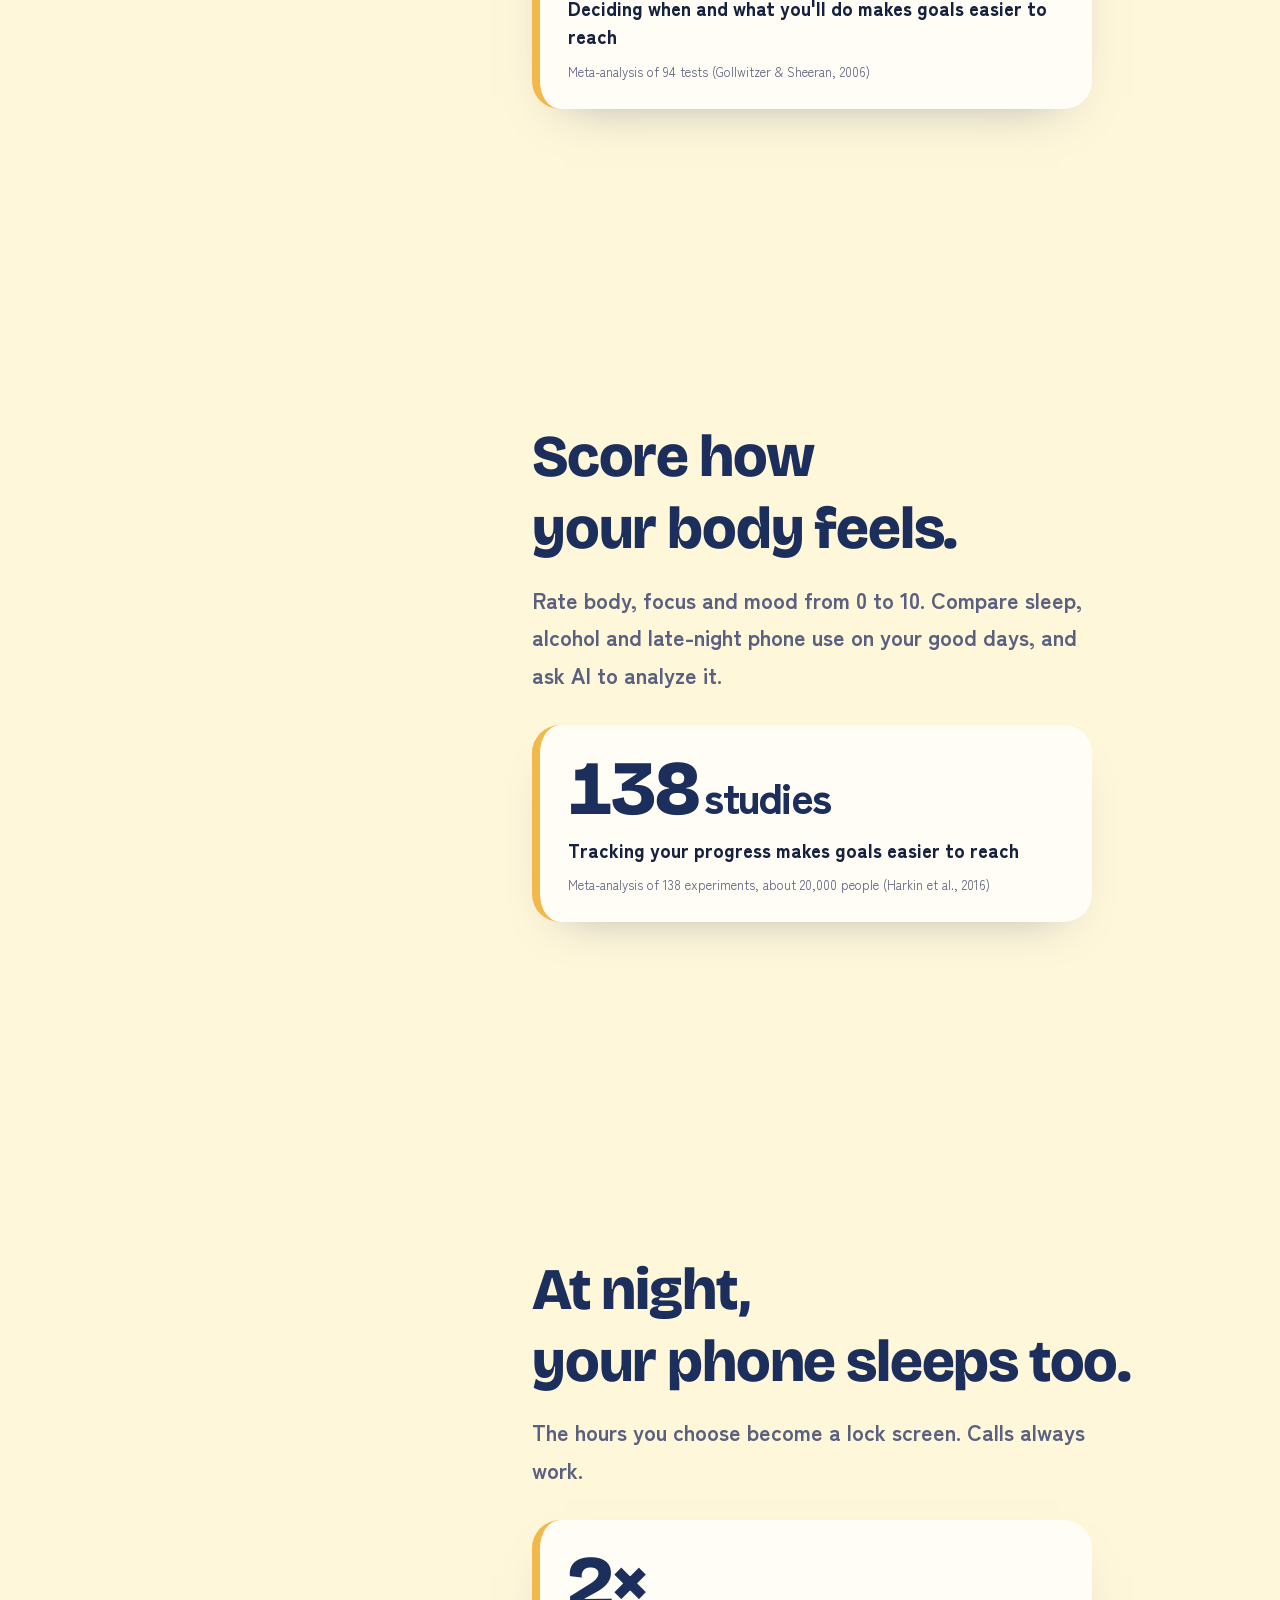
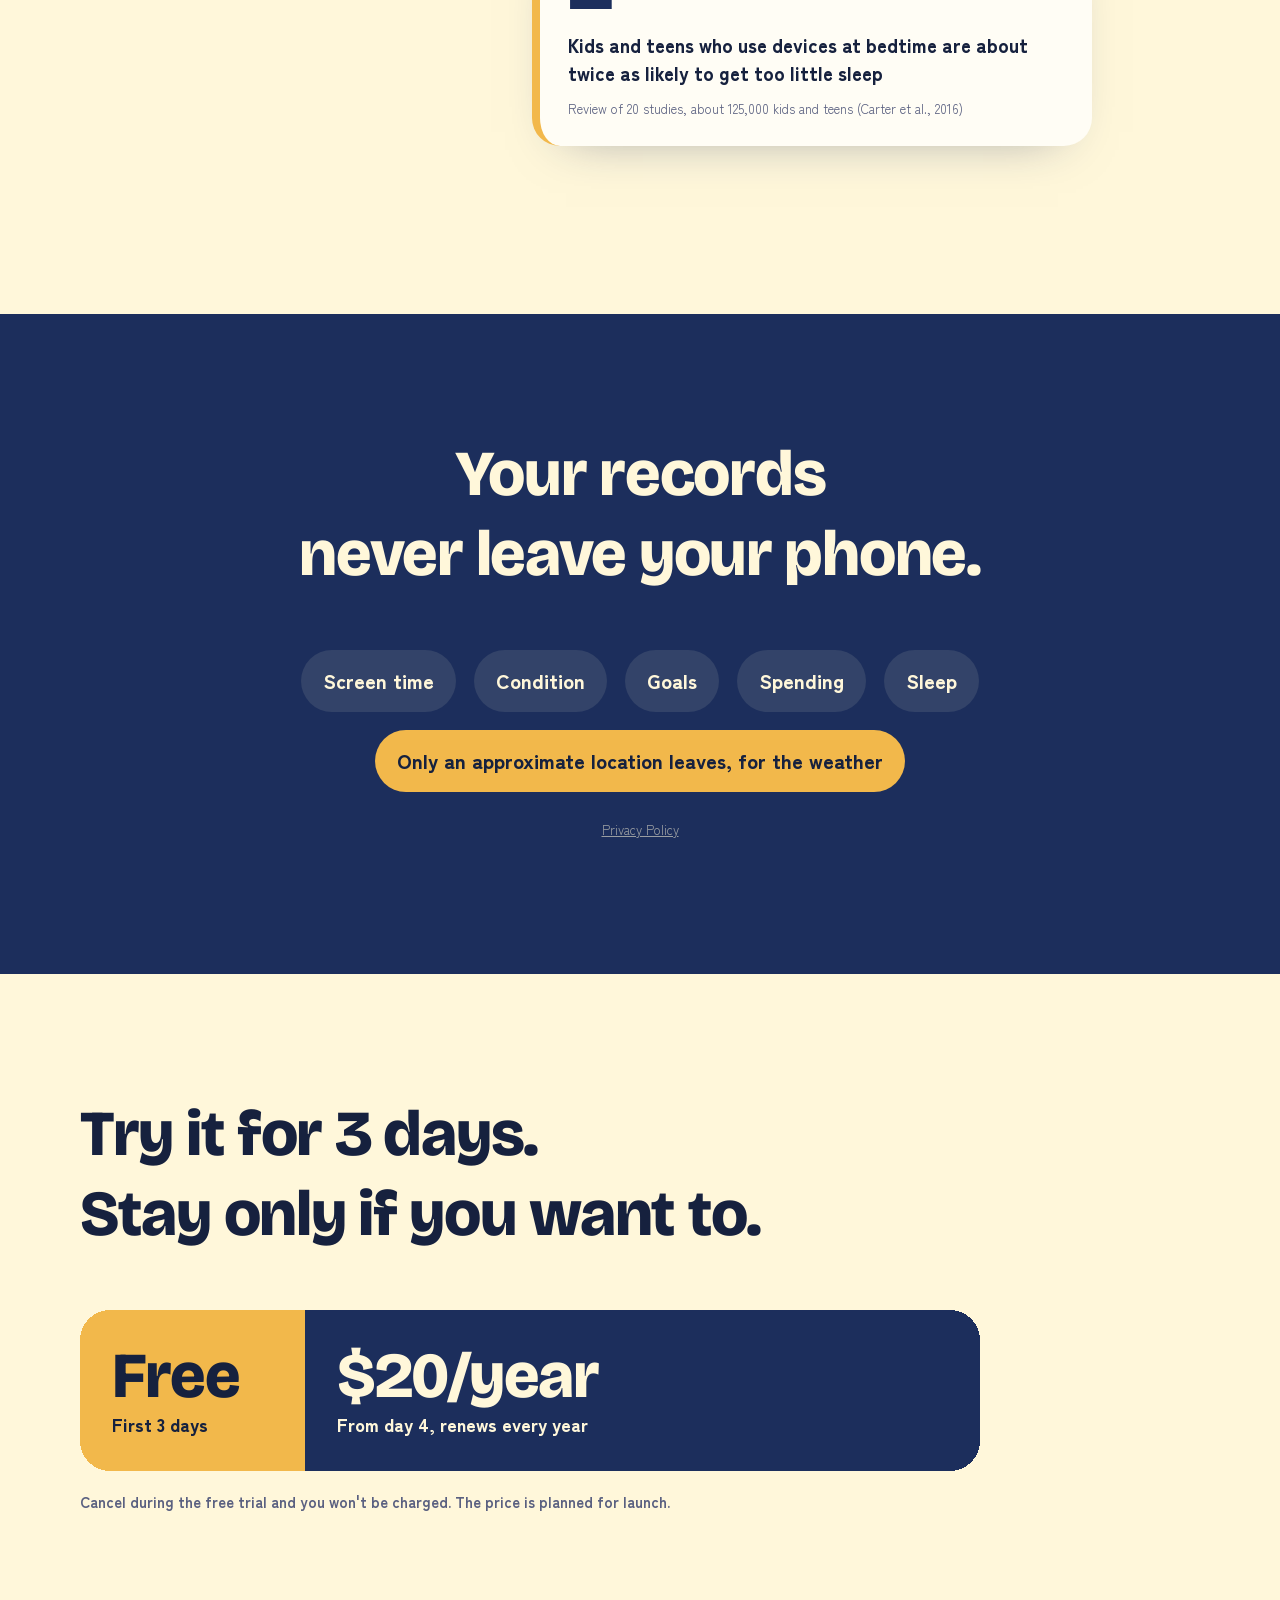
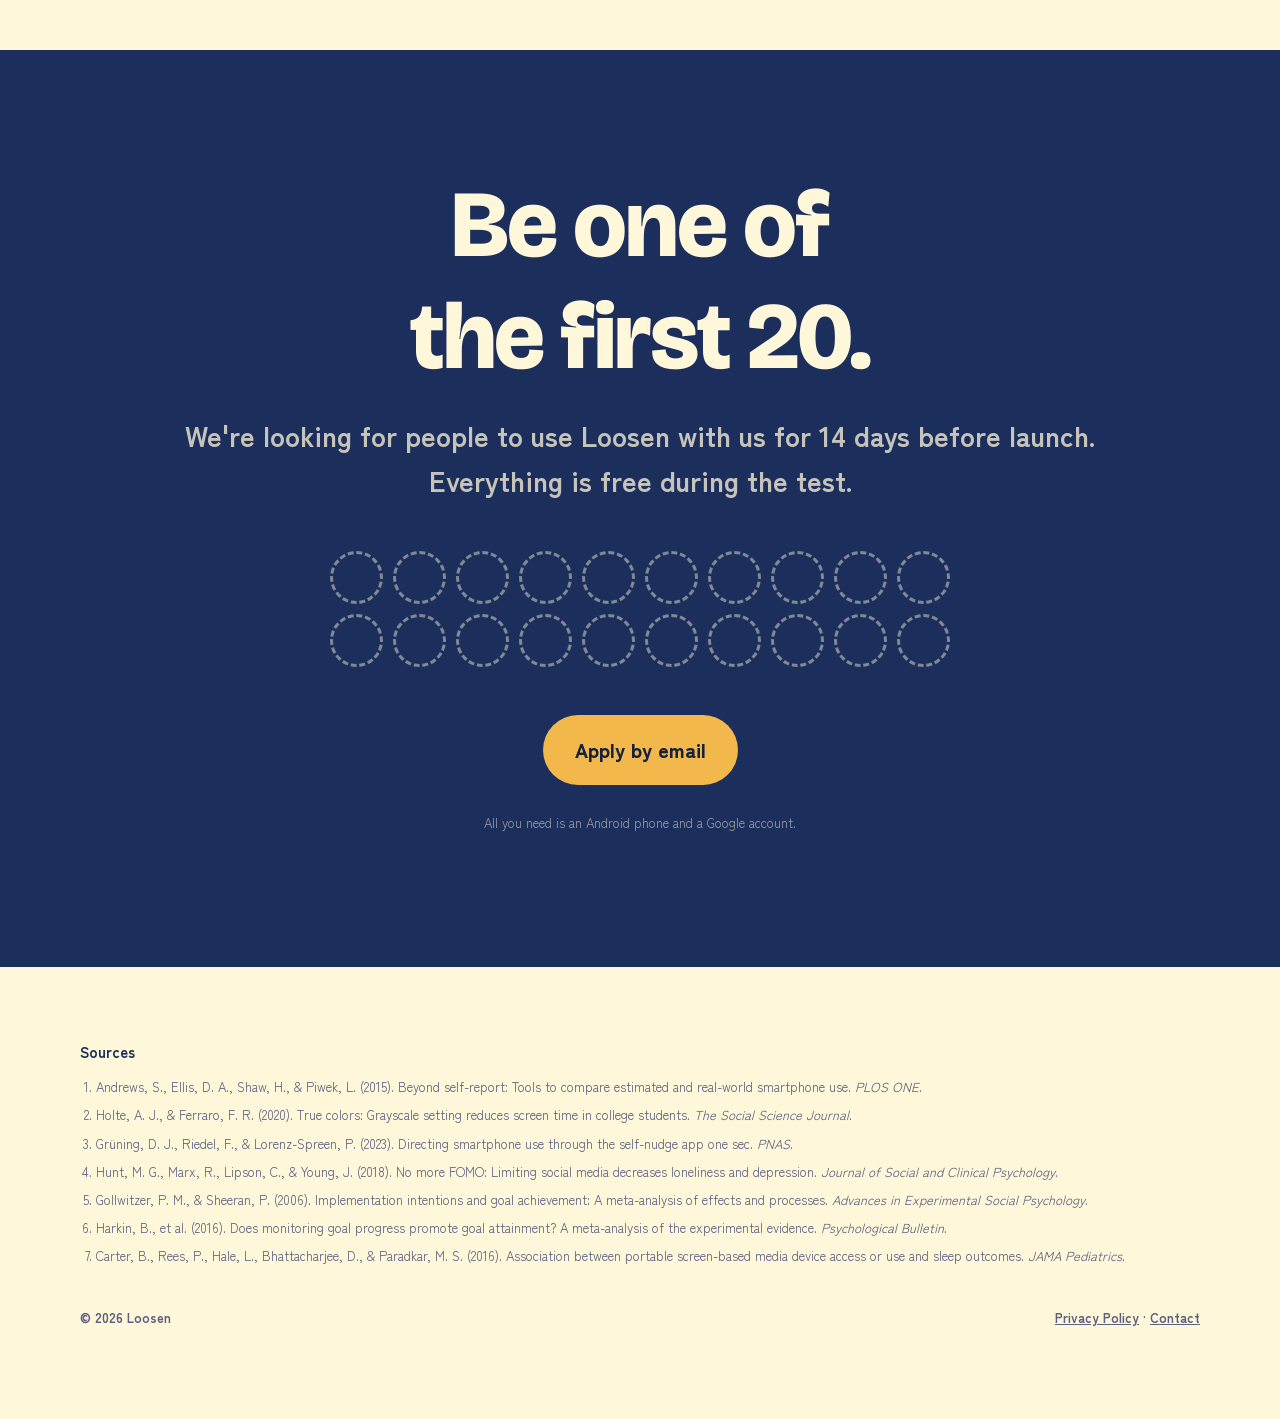
<file: en/index.html>
<!doctype html>
<html lang="en">
<head>
<meta charset="utf-8">
<meta name="viewport" content="width=device-width, initial-scale=1">
<title>Loosen — Take back the two hours you never meant to spend.</title>
<meta name="description" content="How many hours a day do you spend on your phone? See how much of your life it adds up to, and meet Loosen, an Android home screen that cuts only the time you spend without a purpose.">
<meta property="og:title" content="Loosen — Take back the two hours you never meant to spend.">
<meta property="og:description" content="How many hours a day do you spend on your phone?">
<meta property="og:image" content="../icon.png">
<meta name="theme-color" content="#FFF7DA">
<link rel="alternate" hreflang="ja" href="https://enakagami98-lang.github.io/loosen-site/">
<link rel="alternate" hreflang="en" href="https://enakagami98-lang.github.io/loosen-site/en/">
<link rel="alternate" hreflang="x-default" href="https://enakagami98-lang.github.io/loosen-site/en/">
<link rel="icon" href="../icon.png">
<link rel="preconnect" href="https://fonts.googleapis.com">
<link rel="preconnect" href="https://fonts.gstatic.com" crossorigin>
<link href="https://fonts.googleapis.com/css2?family=Bricolage+Grotesque:opsz,wght@12..96,800&family=Zen+Kaku+Gothic+New:wght@500;700;900&display=swap" rel="stylesheet">
<link rel="stylesheet" href="../site.css">
</head>
<body class="en">

<header class="bar">
  <a class="brand" href="#top"><img src="../icon.png" alt="">Loosen</a>
  <div class="bar-right">
    <a class="lang" href="../" hreflang="ja" lang="ja">日本語</a>
    <a class="cta" href="#join">Become a tester</a>
  </div>
</header>

<main id="top">

<!-- 1. The question -->
<section class="screen-sec hero">
  <div class="wrap">
    <img class="icon rv" src="../icon.png" alt="Loosen app icon">
    <p class="name rv d1">Loosen</p>
    <h1 class="huge rv d2">How many hours a day<br>do you spend on your phone?</h1>
  </div>
  <div class="scroll-cue" aria-hidden="true">Scroll<i></i></div>
</section>

<!-- 2. We don't notice -->
<section class="screen-sec dark">
  <div class="wrap">
    <h2 class="big rv">Most people don't notice<br>even <span class="sunc">half</span> of their pickups.</h2>
    <div class="gap rv d1" id="gap">
      <div class="gap-row"><span>Their guess <b class="num">37</b></span><div class="gap-track"><i class="guess"></i></div></div>
      <div class="gap-row"><span>Actual <b class="num">85</b></span><div class="gap-track"><i class="real"></i></div></div>
    </div>
    <p class="src rv d2">A study logged 23 people's phones for two weeks. They guessed they picked up their phone 37 times a day on average. The real number was 85 (Andrews et al., 2015, PLOS ONE).</p>
  </div>
</section>

<!-- 3. Calculate it yourself -->
<section class="screen-sec calc">
  <div class="wrap">
    <h2 class="big rv">See where you stand.</h2>
    <div class="sliders rv d1">
      <div class="slider">
        <label for="hours">Screen time per day</label>
        <output id="hoursOut">4<small>h</small></output>
        <input id="hours" type="range" min="0.5" max="12" step="0.5" value="4">
      </div>
      <div class="slider">
        <label for="age">Your age</label>
        <output id="ageOut">22<small>yrs</small></output>
        <input id="age" type="range" min="10" max="79" step="1" value="22">
      </div>
    </div>

    <div class="year rv">
      <div class="label">Every year</div>
      <div class="val num"><span id="perYear">1,461</span><small> hours</small></div>
    </div>

    <div class="loss-box rv">
      <div class="label">Keep it up until 80, and your screen takes</div>
      <div class="units">
        <div class="unit"><b class="num" id="lossH">84,738</b><span>hours</span></div>
        <div class="unit"><b class="num" id="lossD">3,531</b><span>days</span></div>
        <div class="unit"><b class="num" id="lossM">116</b><span>months</span></div>
        <div class="unit main"><b class="num" id="lossY">9.7</b><span>years</span></div>
      </div>
      <div class="lifebar">
        <div class="track"><i class="lived" id="lived"></i><i class="phone" id="phoneBar"></i></div>
        <div class="ends"><span class="e0">Age 0</span><span class="enow" id="nowMark">Now</span><span class="e80">80</span></div>
      </div>
    </div>
    <p class="src">Calculation: screen time per day × 365.25 days × years left until 80. That's <b id="awake">25</b>% of your waking hours.</p>
  </div>
</section>

<!-- 4. The phone isn't the problem -->
<section class="screen-sec white">
  <div class="wrap">
    <h2 class="big rv">We won't tell you<br>to throw your phone away.</h2>
    <p class="mid rv d1">The smartphone is one of the best tools humans have ever made.</p>
    <div class="lanes">
      <div class="lane good rv">
        <h3>Opening it with a purpose</h3>
        <div class="tags"><span>Maps</span><span>Messages</span><span>Search</span><span>Payments</span><span>Music</span></div>
        <span class="verdict-tag">Use it freely</span>
      </div>
      <div class="lane bad rv d1">
        <h3>Opening it out of habit</h3>
        <div class="drift">
          <svg class="clock" viewBox="0 0 92 92" aria-hidden="true"><circle cx="46" cy="46" r="40"/><line class="hand" x1="46" y1="46" x2="46" y2="16"/></svg>
          <div><span class="num">2 hours</span><br>lost to reels before you notice</div>
        </div>
        <span class="verdict-tag">Cut this</span>
      </div>
    </div>
  </div>
</section>

<!-- 5. That's why Loosen -->
<section class="screen-sec intro">
  <div class="wrap">
    <img class="rv" src="../icon.png" alt="Loosen app icon">
    <h2 class="huge rv d1">That's why<br>we made Loosen.</h2>
    <p class="mid rv d2">An Android home screen that quietly stops<br>the time you spend without a purpose.</p>
  </div>
</section>

<!-- 6. See it on screen -->
<section class="tour-sec">
  <div class="wrap tour">
    <div class="stick" aria-hidden="true">
      <div class="phone"><div class="scr">
        <div class="st on" data-st="0">
          <span class="cap">Days left</span>
          <span class="days">21,185<small> days</small></span>
          <ul class="applist"><li>Instagram</li><li>X</li><li>YouTube</li><li>WhatsApp</li><li>Maps</li><li>Camera</li></ul>
        </div>
        <div class="st center" data-st="1">
          <span class="q">Really open<br>Instagram?</span>
          <svg class="knot" viewBox="0 0 150 150" aria-hidden="true"><path id="knotPath"/></svg>
          <span class="cap">Take a breath and think</span>
        </div>
        <div class="st center" data-st="2">
          <span class="q">How long will you<br>use Instagram?</span>
          <div class="chips"><span>5 min</span><span class="pick">10 min</span><span>15 min</span></div>
          <span class="cap" style="margin-top:14px">Left today: 25 min (30 min/day)</span>
        </div>
        <div class="st" data-st="3">
          <div class="conf" id="conf"></div>
          <span class="cap">Days left</span>
          <span class="days">21,185<small> days</small></span>
          <div class="goal"><span class="cap">Today's goal</span><b>Finish the report</b><span class="badge">✓ Done</span></div>
          <div class="congrats">Congratulations!</div>
        </div>
        <div class="st" data-st="4">
          <span class="cap">Condition</span>
          <div class="score">Body<b>8</b></div>
          <div class="score">Focus<b>7</b></div>
          <div class="score">Mood<b>9</b></div>
          <div class="trend" id="trend"></div>
        </div>
        <div class="st center night" data-st="5">
          <div class="moon"></div>
          <span class="cap">Night rest time</span>
          <span class="cap">Phone locked until</span>
          <span class="days">6:00</span>
        </div>
      </div></div>
    </div>

    <div class="steps">
      <div class="step" data-step="0">
        <h3>No icons.<br>Just names.</h3>
        <p>Colors and pictures move your thumb before you think. Loosen's home screen shows only app names.</p>
        <div class="proof">
          <span class="num">40<small>min/day</small></span>
          <div class="what">Just switching the screen to grayscale cut daily screen time by about 40 minutes</div>
          <div class="who">Experiment with college students (Holte &amp; Ferraro, 2020)</div>
        </div>
      </div>
      <div class="step" data-step="1">
        <h3>Wait 30 seconds<br>before you open.</h3>
        <p>Only for apps you choose, like Instagram or X. While you wait, you get to ask: do I need this right now?</p>
        <div class="proof">
          <span class="num">−37<small>%</small></span>
          <div class="what">A short pause before opening reduced attempts to open apps. One time in three, people chose not to open them</div>
          <div class="who">280 people, 6 weeks (Grüning et al., 2023, PNAS)</div>
        </div>
      </div>
      <div class="step" data-step="2">
        <h3>Decide how long<br>before you start.</h3>
        <p>Pick 5, 10 or 15 minutes. When time's up, you're back on the home screen.</p>
        <div class="proof">
          <span class="num">10<small>min ×3</small></span>
          <div class="what">Limiting three social apps to 10 minutes a day each for three weeks reduced depression and loneliness</div>
          <div class="who">143 college students (Hunt et al., 2018)</div>
        </div>
      </div>
      <div class="step" data-step="3">
        <h3>Days left,<br>and today's goal.</h3>
        <p>Your home screen shows the days you have left. Set today's goal first thing in the morning, and celebrate when you reach it.</p>
        <div class="proof">
          <span class="num">94<small>tests</small></span>
          <div class="what">Deciding when and what you'll do makes goals easier to reach</div>
          <div class="who">Meta-analysis of 94 tests (Gollwitzer &amp; Sheeran, 2006)</div>
        </div>
      </div>
      <div class="step" data-step="4">
        <h3>Score how<br>your body feels.</h3>
        <p>Rate body, focus and mood from 0 to 10. Compare sleep, alcohol and late-night phone use on your good days, and ask AI to analyze it.</p>
        <div class="proof">
          <span class="num">138<small>studies</small></span>
          <div class="what">Tracking your progress makes goals easier to reach</div>
          <div class="who">Meta-analysis of 138 experiments, about 20,000 people (Harkin et al., 2016)</div>
        </div>
      </div>
      <div class="step" data-step="5">
        <h3>At night,<br>your phone sleeps too.</h3>
        <p>The hours you choose become a lock screen. Calls always work.</p>
        <div class="proof">
          <span class="num">2×</span>
          <div class="what">Kids and teens who use devices at bedtime are about twice as likely to get too little sleep</div>
          <div class="who">Review of 20 studies, about 125,000 kids and teens (Carter et al., 2016)</div>
        </div>
      </div>
    </div>
  </div>
</section>

<!-- 7. Data -->
<section class="screen-sec dark" style="min-height:auto">
  <div class="wrap" style="text-align:center">
    <h2 class="big rv">Your records<br>never leave your phone.</h2>
    <div class="vault rv d1"><span>Screen time</span><span>Condition</span><span>Goals</span><span>Spending</span><span>Sleep</span><span class="out">Only an approximate location leaves, for the weather</span></div>
    <p class="src rv d2"><a href="../privacy.html#en">Privacy Policy</a></p>
  </div>
</section>

<!-- 8. Price -->
<section class="screen-sec" style="min-height:auto">
  <div class="wrap">
    <h2 class="big rv">Try it for 3 days.<br>Stay only if you want to.</h2>
    <div class="price rv d1">
      <div class="free"><span class="num">Free</span>First 3 days</div>
      <div class="paid"><span class="num">$20/year</span>From day 4, renews every year</div>
    </div>
    <p class="price-note rv d2">Cancel during the free trial and you won't be charged. The price is planned for launch.</p>
  </div>
</section>

<!-- 9. Testers wanted -->
<section class="screen-sec dark join" id="join">
  <div class="wrap">
    <h2 class="huge rv">Be one of<br>the first 20.</h2>
    <p class="mid rv d1">We're looking for people to use Loosen with us for 14 days before launch.<br>Everything is free during the test.</p>
    <div class="seats rv d2" aria-hidden="true"></div>
    <a class="cta sunbtn rv d3" href="mailto:loosen2026dopamine@gmail.com?subject=Loosen%20tester&amp;body=My%20Google%20account%20email%3A%20">Apply by email</a>
    <p class="src">All you need is an Android phone and a Google account.</p>
  </div>
</section>

</main>

<footer class="refs">
  <div class="wrap">
    <h4>Sources</h4>
    <ol>
      <li>Andrews, S., Ellis, D. A., Shaw, H., &amp; Piwek, L. (2015). Beyond self-report: Tools to compare estimated and real-world smartphone use. <i>PLOS ONE</i>.</li>
      <li>Holte, A. J., &amp; Ferraro, F. R. (2020). True colors: Grayscale setting reduces screen time in college students. <i>The Social Science Journal</i>.</li>
      <li>Grüning, D. J., Riedel, F., &amp; Lorenz-Spreen, P. (2023). Directing smartphone use through the self-nudge app one sec. <i>PNAS</i>.</li>
      <li>Hunt, M. G., Marx, R., Lipson, C., &amp; Young, J. (2018). No more FOMO: Limiting social media decreases loneliness and depression. <i>Journal of Social and Clinical Psychology</i>.</li>
      <li>Gollwitzer, P. M., &amp; Sheeran, P. (2006). Implementation intentions and goal achievement: A meta-analysis of effects and processes. <i>Advances in Experimental Social Psychology</i>.</li>
      <li>Harkin, B., et al. (2016). Does monitoring goal progress promote goal attainment? A meta-analysis of the experimental evidence. <i>Psychological Bulletin</i>.</li>
      <li>Carter, B., Rees, P., Hale, L., Bhattacharjee, D., &amp; Paradkar, M. S. (2016). Association between portable screen-based media device access or use and sleep outcomes. <i>JAMA Pediatrics</i>.</li>
    </ol>
    <div class="foot"><span>© 2026 Loosen</span><span><a href="../privacy.html#en">Privacy Policy</a> · <a href="mailto:loosen2026dopamine@gmail.com">Contact</a></span></div>
  </div>
</footer>

<script src="../site.js"></script>
</body>
</html>
</file>
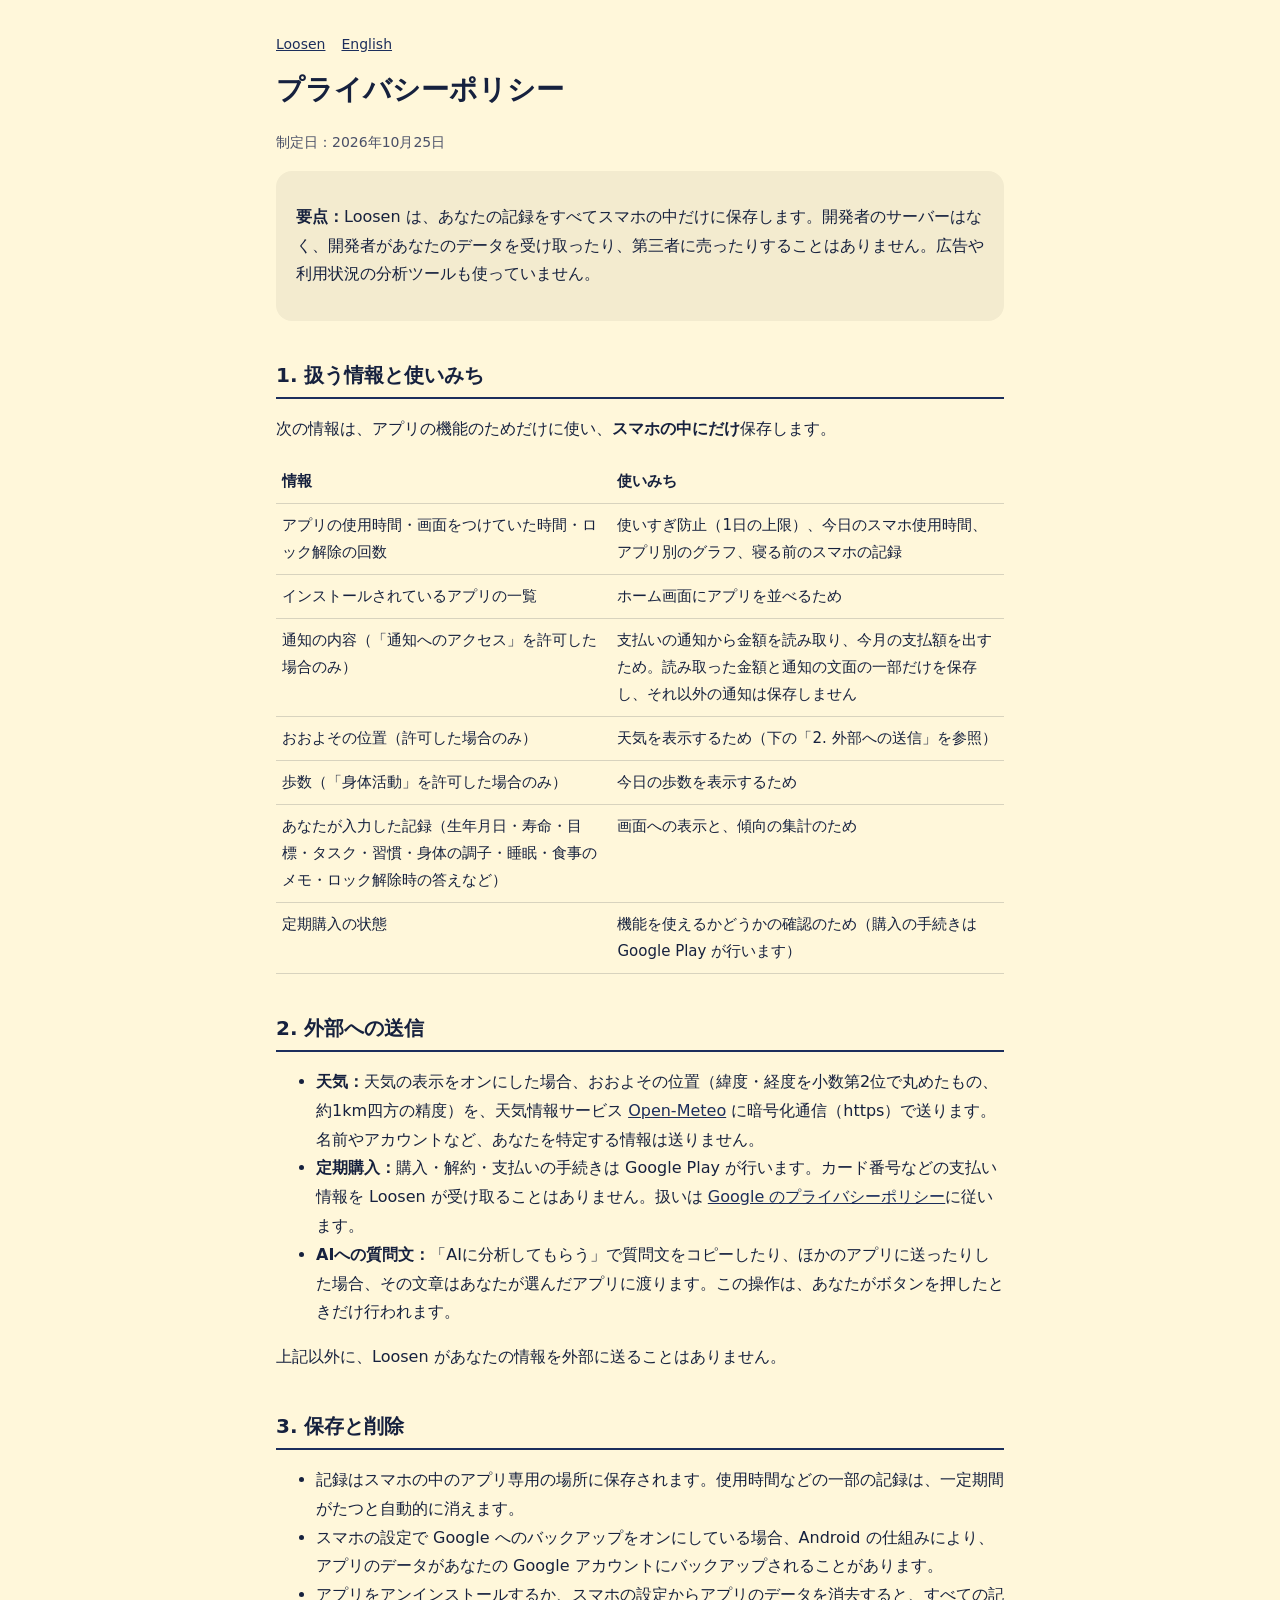
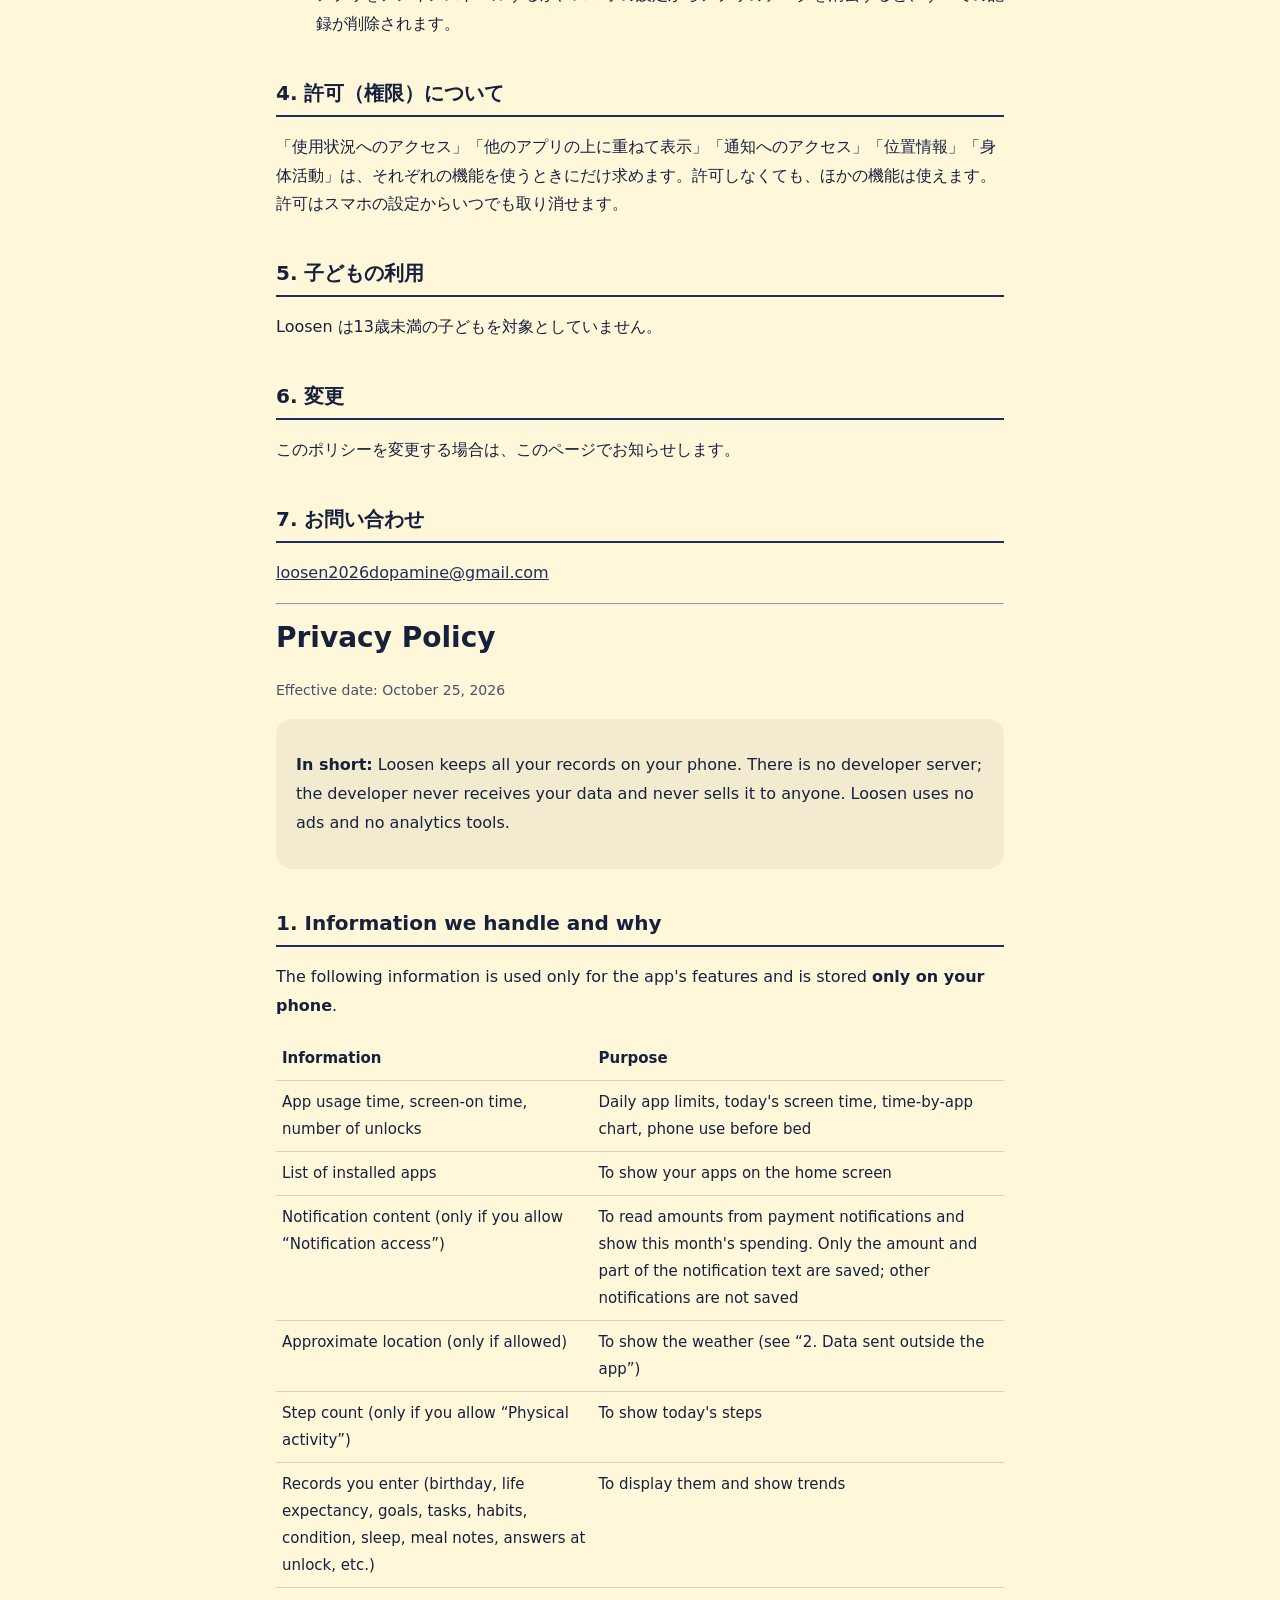
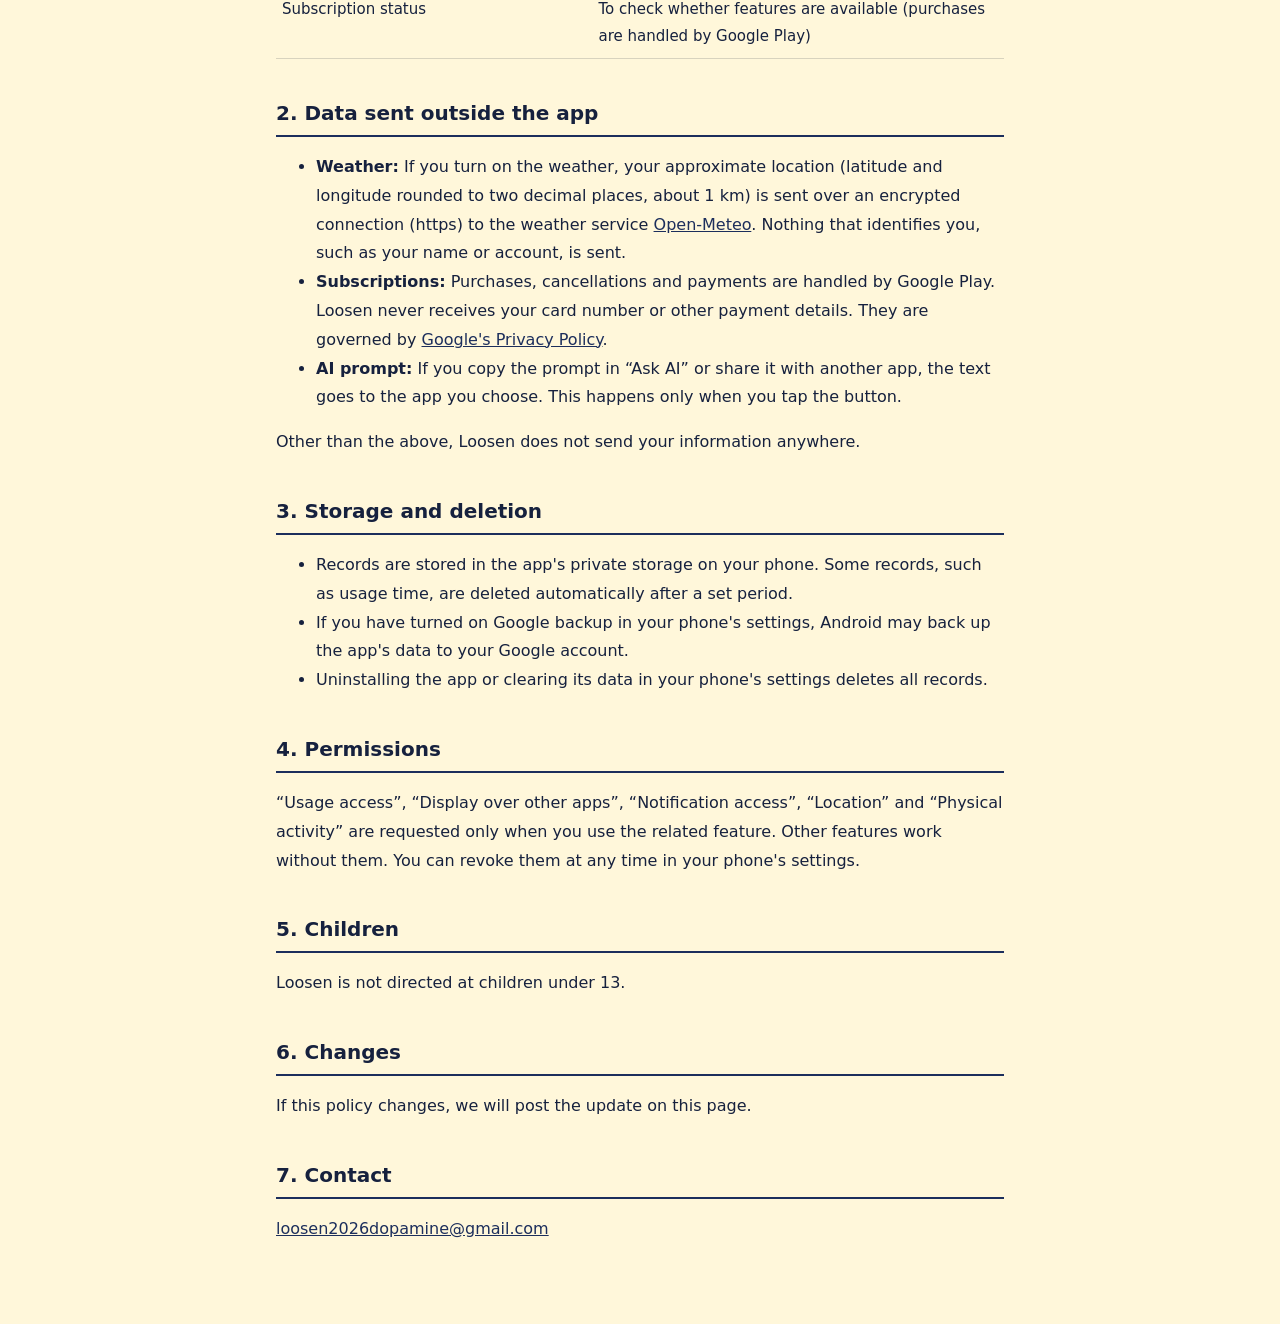
<file: privacy.html>
<!doctype html>
<html lang="ja">
<head>
<meta charset="utf-8">
<meta name="viewport" content="width=device-width, initial-scale=1">
<title>Loosen プライバシーポリシー</title>
<meta name="description" content="Loosen のプライバシーポリシー / Privacy Policy of Loosen">
<link rel="stylesheet" href="style.css">
</head>
<body>
<main>
  <nav><a href="index.html">Loosen</a><a href="#en">English</a></nav>

  <h1>プライバシーポリシー</h1>
  <p class="sub">制定日：2026年10月25日</p>

  <div class="card">
    <p><strong>要点：</strong>Loosen は、あなたの記録をすべてスマホの中だけに保存します。開発者のサーバーはなく、開発者があなたのデータを受け取ったり、第三者に売ったりすることはありません。広告や利用状況の分析ツールも使っていません。</p>
  </div>

  <h2>1. 扱う情報と使いみち</h2>
  <p>次の情報は、アプリの機能のためだけに使い、<strong>スマホの中にだけ</strong>保存します。</p>
  <table>
    <tr><th>情報</th><th>使いみち</th></tr>
    <tr><td>アプリの使用時間・画面をつけていた時間・ロック解除の回数</td><td>使いすぎ防止（1日の上限）、今日のスマホ使用時間、アプリ別のグラフ、寝る前のスマホの記録</td></tr>
    <tr><td>インストールされているアプリの一覧</td><td>ホーム画面にアプリを並べるため</td></tr>
    <tr><td>通知の内容（「通知へのアクセス」を許可した場合のみ）</td><td>支払いの通知から金額を読み取り、今月の支払額を出すため。読み取った金額と通知の文面の一部だけを保存し、それ以外の通知は保存しません</td></tr>
    <tr><td>おおよその位置（許可した場合のみ）</td><td>天気を表示するため（下の「2. 外部への送信」を参照）</td></tr>
    <tr><td>歩数（「身体活動」を許可した場合のみ）</td><td>今日の歩数を表示するため</td></tr>
    <tr><td>あなたが入力した記録（生年月日・寿命・目標・タスク・習慣・身体の調子・睡眠・食事のメモ・ロック解除時の答えなど）</td><td>画面への表示と、傾向の集計のため</td></tr>
    <tr><td>定期購入の状態</td><td>機能を使えるかどうかの確認のため（購入の手続きは Google Play が行います）</td></tr>
  </table>

  <h2>2. 外部への送信</h2>
  <ul>
    <li><strong>天気：</strong>天気の表示をオンにした場合、おおよその位置（緯度・経度を小数第2位で丸めたもの、約1km四方の精度）を、天気情報サービス <a href="https://open-meteo.com/">Open-Meteo</a> に暗号化通信（https）で送ります。名前やアカウントなど、あなたを特定する情報は送りません。</li>
    <li><strong>定期購入：</strong>購入・解約・支払いの手続きは Google Play が行います。カード番号などの支払い情報を Loosen が受け取ることはありません。扱いは <a href="https://policies.google.com/privacy">Google のプライバシーポリシー</a>に従います。</li>
    <li><strong>AIへの質問文：</strong>「AIに分析してもらう」で質問文をコピーしたり、ほかのアプリに送ったりした場合、その文章はあなたが選んだアプリに渡ります。この操作は、あなたがボタンを押したときだけ行われます。</li>
  </ul>
  <p>上記以外に、Loosen があなたの情報を外部に送ることはありません。</p>

  <h2>3. 保存と削除</h2>
  <ul>
    <li>記録はスマホの中のアプリ専用の場所に保存されます。使用時間などの一部の記録は、一定期間がたつと自動的に消えます。</li>
    <li>スマホの設定で Google へのバックアップをオンにしている場合、Android の仕組みにより、アプリのデータがあなたの Google アカウントにバックアップされることがあります。</li>
    <li>アプリをアンインストールするか、スマホの設定からアプリのデータを消去すると、すべての記録が削除されます。</li>
  </ul>

  <h2>4. 許可（権限）について</h2>
  <p>「使用状況へのアクセス」「他のアプリの上に重ねて表示」「通知へのアクセス」「位置情報」「身体活動」は、それぞれの機能を使うときにだけ求めます。許可しなくても、ほかの機能は使えます。許可はスマホの設定からいつでも取り消せます。</p>

  <h2>5. 子どもの利用</h2>
  <p>Loosen は13歳未満の子どもを対象としていません。</p>

  <h2>6. 変更</h2>
  <p>このポリシーを変更する場合は、このページでお知らせします。</p>

  <h2>7. お問い合わせ</h2>
  <p><a href="mailto:loosen2026dopamine@gmail.com">loosen2026dopamine@gmail.com</a></p>

  <hr>

  <h1 id="en">Privacy Policy</h1>
  <p class="sub">Effective date: October 25, 2026</p>

  <div class="card">
    <p><strong>In short:</strong> Loosen keeps all your records on your phone. There is no developer server; the developer never receives your data and never sells it to anyone. Loosen uses no ads and no analytics tools.</p>
  </div>

  <h2>1. Information we handle and why</h2>
  <p>The following information is used only for the app's features and is stored <strong>only on your phone</strong>.</p>
  <table>
    <tr><th>Information</th><th>Purpose</th></tr>
    <tr><td>App usage time, screen-on time, number of unlocks</td><td>Daily app limits, today's screen time, time-by-app chart, phone use before bed</td></tr>
    <tr><td>List of installed apps</td><td>To show your apps on the home screen</td></tr>
    <tr><td>Notification content (only if you allow “Notification access”)</td><td>To read amounts from payment notifications and show this month's spending. Only the amount and part of the notification text are saved; other notifications are not saved</td></tr>
    <tr><td>Approximate location (only if allowed)</td><td>To show the weather (see “2. Data sent outside the app”)</td></tr>
    <tr><td>Step count (only if you allow “Physical activity”)</td><td>To show today's steps</td></tr>
    <tr><td>Records you enter (birthday, life expectancy, goals, tasks, habits, condition, sleep, meal notes, answers at unlock, etc.)</td><td>To display them and show trends</td></tr>
    <tr><td>Subscription status</td><td>To check whether features are available (purchases are handled by Google Play)</td></tr>
  </table>

  <h2>2. Data sent outside the app</h2>
  <ul>
    <li><strong>Weather:</strong> If you turn on the weather, your approximate location (latitude and longitude rounded to two decimal places, about 1 km) is sent over an encrypted connection (https) to the weather service <a href="https://open-meteo.com/">Open-Meteo</a>. Nothing that identifies you, such as your name or account, is sent.</li>
    <li><strong>Subscriptions:</strong> Purchases, cancellations and payments are handled by Google Play. Loosen never receives your card number or other payment details. They are governed by <a href="https://policies.google.com/privacy">Google's Privacy Policy</a>.</li>
    <li><strong>AI prompt:</strong> If you copy the prompt in “Ask AI” or share it with another app, the text goes to the app you choose. This happens only when you tap the button.</li>
  </ul>
  <p>Other than the above, Loosen does not send your information anywhere.</p>

  <h2>3. Storage and deletion</h2>
  <ul>
    <li>Records are stored in the app's private storage on your phone. Some records, such as usage time, are deleted automatically after a set period.</li>
    <li>If you have turned on Google backup in your phone's settings, Android may back up the app's data to your Google account.</li>
    <li>Uninstalling the app or clearing its data in your phone's settings deletes all records.</li>
  </ul>

  <h2>4. Permissions</h2>
  <p>“Usage access”, “Display over other apps”, “Notification access”, “Location” and “Physical activity” are requested only when you use the related feature. Other features work without them. You can revoke them at any time in your phone's settings.</p>

  <h2>5. Children</h2>
  <p>Loosen is not directed at children under 13.</p>

  <h2>6. Changes</h2>
  <p>If this policy changes, we will post the update on this page.</p>

  <h2>7. Contact</h2>
  <p><a href="mailto:loosen2026dopamine@gmail.com">loosen2026dopamine@gmail.com</a></p>
</main>
</body>
</html>
</file>
<file: site.css>
/* Loosen 紹介ページ v2：大きな文字・少ない言葉・図で伝える。
   色はアプリと同じ「薄黄色と紺」に、アイコンの朝焼け（sun）と空（sky）を足す。赤は「失う時間」だけに使う */
:root {
  --paper: #FFF7DA;
  --white: #FFFDF5;
  --navy: #1C2E5C;
  --ink: #16213E;
  --sub: #5A6080;
  --sky: #8DBBE8;
  --sun: #F2B84B;
  --loss: #E5484D;
  --line: rgba(28, 46, 92, .15);
  --head: "Zen Kaku Gothic New", "Hiragino Sans", sans-serif;
  --num: "Bricolage Grotesque", "Zen Kaku Gothic New", sans-serif;
  --ease: cubic-bezier(.2, .8, .2, 1);
}
* { box-sizing: border-box; }
html { scroll-behavior: smooth; }
body { margin: 0; background: var(--paper); color: var(--ink); font-family: var(--head); font-size: 18px; line-height: 1.7; -webkit-font-smoothing: antialiased; overflow-x: hidden; }
img, svg { display: block; }
a { color: inherit; }
:focus-visible { outline: 3px solid var(--sun); outline-offset: 4px; border-radius: 8px; }
.wrap { width: min(1120px, 100% - 48px); margin: 0 auto; }

/* ---- 大きな文字 ---- */
.huge { font-weight: 900; font-size: clamp(40px, 7.4vw, 104px); line-height: 1.18; letter-spacing: -.01em; margin: 0; }
.big { font-weight: 900; font-size: clamp(32px, 5vw, 68px); line-height: 1.25; margin: 0; }
.mid { font-weight: 700; font-size: clamp(20px, 2.4vw, 28px); line-height: 1.6; color: var(--sub); margin: 20px 0 0; }
.loss { color: var(--loss); }
.sunc { color: var(--sun); }
.num { font-family: var(--num); font-weight: 800; letter-spacing: -.02em; font-variant-numeric: tabular-nums; }

.screen-sec { min-height: 100svh; display: grid; align-items: center; padding: 120px 0; position: relative; }
.dark { background: var(--navy); color: var(--paper); }
.dark .mid { color: rgba(255, 247, 218, .75); }
.white { background: var(--white); }

/* ---- 出てくる動き ---- */
.rv { opacity: 0; transform: translateY(40px); transition: opacity 1s var(--ease), transform 1s var(--ease); }
.rv.in { opacity: 1; transform: none; }
.rv.d1 { transition-delay: .15s; } .rv.d2 { transition-delay: .3s; } .rv.d3 { transition-delay: .45s; }

/* ---- 上の帯 ---- */
.bar { position: fixed; inset: 0 0 auto; z-index: 30; display: flex; justify-content: space-between; align-items: center; padding: 14px 24px; pointer-events: none; }
.bar > * { pointer-events: auto; }
.brand { display: flex; align-items: center; gap: 10px; font-weight: 900; font-size: 20px; text-decoration: none; color: var(--navy); background: rgba(255, 247, 218, .85); backdrop-filter: blur(8px); padding: 6px 14px 6px 6px; border-radius: 99px; }
.brand img { width: 32px; height: 32px; border-radius: 9px; }
.cta { display: inline-flex; align-items: center; gap: 10px; background: var(--navy); color: var(--paper); text-decoration: none; font-weight: 900; border-radius: 99px; padding: 12px 22px; transition: transform .3s var(--ease), box-shadow .3s var(--ease); }
.cta:hover { transform: translateY(-3px); box-shadow: 0 12px 28px rgba(28, 46, 92, .3); }
.cta.sunbtn { background: var(--sun); color: var(--ink); font-size: 20px; padding: 18px 32px; }
.bar .cta { background: var(--sun); color: var(--ink); }
.bar-right { display: flex; align-items: center; gap: 10px; }
/* 言語の切り替え（日本語 / English） */
.lang { font-weight: 900; font-size: 15px; text-decoration: none; color: var(--navy); background: rgba(255, 247, 218, .85); backdrop-filter: blur(8px); padding: 10px 16px; border-radius: 99px; border: 2px solid var(--line); }
.lang:hover { border-color: var(--navy); }
h1, h2, h3 { text-wrap: balance; }
/* 日本語は文節の切れ目で折り返す（「考える前に」の途中などで切れないように） */
html:lang(ja) body { word-break: auto-phrase; line-break: strict; }
.nw { white-space: nowrap; }
/* 英語版の見出しは、数字と同じ太い書体で */
.en h1, .en h2, .en h3, .en .name { font-family: var(--num); font-weight: 800; letter-spacing: -.02em; }
.chips span { white-space: nowrap; }

/* ---- 1. 問いかけ ---- */
.hero { text-align: center; }
.hero .icon { width: 132px; height: 132px; border-radius: 34px; margin: 0 auto 18px; box-shadow: 0 30px 60px -20px rgba(28, 46, 92, .45); animation: float 6s ease-in-out infinite; }
@keyframes float { 50% { transform: translateY(-10px); } }
.hero .name { font-weight: 900; font-size: 28px; color: var(--navy); letter-spacing: .06em; margin: 0 0 56px; }
.hero .huge { font-size: clamp(34px, 6.2vw, 92px); }
.scroll-cue { position: absolute; bottom: 28px; left: 50%; transform: translateX(-50%); font-size: 14px; font-weight: 700; color: var(--sub); display: grid; justify-items: center; gap: 6px; }
.scroll-cue i { width: 2px; height: 46px; background: linear-gradient(var(--navy), transparent); animation: drip 1.8s ease-in-out infinite; transform-origin: top; }
@keyframes drip { 0% { transform: scaleY(0); } 60% { transform: scaleY(1); } 100% { transform: scaleY(1); opacity: 0; } }

/* ---- 2. 気づいていない ---- */
.gap { display: grid; gap: 28px; margin-top: 64px; max-width: 820px; }
.gap-row { display: grid; grid-template-columns: 210px 1fr; align-items: center; gap: 18px; font-weight: 900; font-size: 20px; }
.gap-track { height: 54px; border-radius: 16px; background: rgba(255, 247, 218, .1); overflow: hidden; }
.gap-track i { display: block; height: 100%; border-radius: 16px; transform-origin: left; transform: scaleX(0); transition: transform 1.6s var(--ease); }
.gap-track .guess { background: var(--sky); width: 44%; } /* 37 ÷ 85 */
.gap-row .num { font-size: 1.6em; }
.gap-track .real { background: var(--sun); width: 100%; transition-delay: .5s; }
.gap.in .gap-track i { transform: scaleX(1); }
.src { font-size: 13px; color: var(--sub); margin-top: 28px; line-height: 1.6; }
.dark .src { color: rgba(255, 247, 218, .55); }

/* ---- 3. 計算 ---- */
.calc { text-align: center; }
.sliders { display: grid; grid-template-columns: 1fr 1fr; gap: 28px; max-width: 900px; margin: 56px auto 0; text-align: left; }
.slider { background: var(--white); border-radius: 28px; padding: 26px 28px 20px; box-shadow: 0 20px 50px -30px rgba(28, 46, 92, .4); }
.slider label { display: block; font-weight: 900; font-size: 18px; color: var(--sub); }
.slider output { display: block; font-family: var(--num); font-weight: 800; font-size: clamp(54px, 6vw, 80px); line-height: 1.1; color: var(--navy); }
.slider output small { font-family: var(--head); font-size: 22px; margin-left: 4px; }
input[type=range] { -webkit-appearance: none; appearance: none; width: 100%; height: 36px; background: transparent; cursor: pointer; }
input[type=range]::-webkit-slider-runnable-track { height: 10px; border-radius: 99px; background: linear-gradient(90deg, var(--navy) var(--p, 30%), rgba(28, 46, 92, .14) var(--p, 30%)); }
input[type=range]::-moz-range-track { height: 10px; border-radius: 99px; background: rgba(28, 46, 92, .14); }
input[type=range]::-moz-range-progress { height: 10px; border-radius: 99px; background: var(--navy); }
input[type=range]::-webkit-slider-thumb { -webkit-appearance: none; width: 32px; height: 32px; margin-top: -11px; border-radius: 50%; background: var(--sun); border: 4px solid var(--navy); }
input[type=range]::-moz-range-thumb { width: 26px; height: 26px; border-radius: 50%; background: var(--sun); border: 4px solid var(--navy); }

.year { margin-top: 72px; }
.year .label { font-weight: 900; font-size: 22px; color: var(--sub); }
.year .val { font-size: clamp(64px, 10vw, 140px); line-height: 1; color: var(--navy); }
.year .val small { font-family: var(--head); font-size: .3em; font-weight: 900; }

.loss-box { margin: 72px auto 0; max-width: 980px; background: var(--navy); color: var(--paper); border-radius: 36px; padding: 48px 40px 40px; }
.loss-box .label { font-weight: 900; font-size: clamp(20px, 2.4vw, 28px); }
.units { display: grid; grid-template-columns: repeat(4, 1fr); gap: 14px; margin-top: 30px; }
.unit { background: rgba(255, 247, 218, .07); border-radius: 22px; padding: 22px 10px; }
.unit .num { display: block; font-size: clamp(30px, 4.6vw, 60px); line-height: 1.05; color: var(--sun); }
.unit span { font-weight: 900; font-size: 16px; }
.unit.main { background: var(--loss); }
.unit.main .num { color: var(--white); }
.lifebar { margin-top: 34px; text-align: left; }
.lifebar .track { position: relative; height: 26px; border-radius: 99px; background: rgba(255, 247, 218, .12); overflow: hidden; }
.lifebar .lived { position: absolute; inset: 0 auto 0 0; background: rgba(255, 247, 218, .28); transition: width .6s var(--ease); }
.lifebar .phone { position: absolute; top: 0; bottom: 0; right: 0; background: var(--loss); transition: width .6s var(--ease); }
.lifebar .ends { position: relative; height: 22px; font-size: 13px; margin-top: 8px; opacity: .8; }
.lifebar .ends span { position: absolute; top: 0; }
.lifebar .ends .e0 { left: 0; } .lifebar .ends .e80 { right: 0; }
.lifebar .ends .enow { transform: translateX(-50%); font-weight: 900; transition: left .6s var(--ease); }
.calc .src { text-align: center; }

/* ---- 4. スマホは悪くない ---- */
.lanes { display: grid; grid-template-columns: 1fr 1fr; gap: 24px; margin-top: 64px; }
.lane { border-radius: 32px; padding: 34px; min-height: 340px; display: grid; align-content: space-between; }
.lane.good { background: var(--paper); }
.lane.bad { background: var(--ink); color: var(--paper); }
.lane h3 { margin: 0; font-weight: 900; font-size: clamp(24px, 2.8vw, 34px); }
.tags { display: flex; flex-wrap: wrap; gap: 10px; margin: 22px 0; }
.tags span { font-weight: 900; font-size: 18px; padding: 10px 18px; border-radius: 99px; background: rgba(28, 46, 92, .08); }
.lane.bad .tags span { background: rgba(255, 247, 218, .1); }
.verdict-tag { justify-self: start; font-weight: 900; font-size: 22px; padding: 10px 22px; border-radius: 99px; }
.lane.good .verdict-tag { background: var(--navy); color: var(--paper); }
.lane.bad .verdict-tag { background: var(--loss); color: var(--white); }
.drift { display: flex; align-items: center; gap: 18px; }
.clock { width: 92px; height: 92px; flex: none; }
.clock circle { fill: none; stroke: rgba(255, 247, 218, .25); stroke-width: 6; }
.clock .hand { stroke: var(--loss); stroke-width: 6; stroke-linecap: round; transform-origin: 46px 46px; }
.lane.bad.in .clock .hand { animation: spin 1.1s linear 2; }
@keyframes spin { to { transform: rotate(360deg); } }
.drift .num { font-size: clamp(44px, 5vw, 64px); color: var(--loss); line-height: 1; }

/* ---- 5. そこで Loosen ---- */
.intro { text-align: center; }
.intro img { width: 180px; height: 180px; border-radius: 46px; margin: 0 auto 30px; box-shadow: 0 40px 80px -30px rgba(28, 46, 92, .55); }

/* ---- 6. 画面で見る機能（左にスマホを固定し、右の説明をスクロール） ---- */
.tour { display: grid; grid-template-columns: 380px 1fr; gap: 72px; align-items: start; }
.stick { position: sticky; top: calc(50svh - 330px); height: 660px; display: grid; place-items: center; }
.phone { width: 300px; aspect-ratio: 9 / 19.5; background: var(--ink); border-radius: 46px; padding: 12px; box-shadow: 0 50px 90px -30px rgba(22, 33, 62, .6); }
.scr { position: relative; height: 100%; border-radius: 36px; overflow: hidden; background: var(--paper); }
.st { position: absolute; inset: 0; padding: 44px 22px 22px; display: flex; flex-direction: column; opacity: 0; transform: scale(.96); transition: opacity .6s var(--ease), transform .6s var(--ease); }
.st.on { opacity: 1; transform: none; }
.st.center { align-items: center; justify-content: center; text-align: center; }
.cap { font-size: 12px; font-weight: 700; color: var(--sub); }
.days { font-family: var(--num); font-weight: 800; font-size: 46px; color: var(--navy); line-height: 1.05; }
.days small { font-family: var(--head); font-size: 16px; }
.applist { list-style: none; padding: 0; margin: 18px 0 0; display: grid; gap: 4px; }
.applist li { font-size: 26px; font-weight: 500; color: var(--ink); opacity: 0; transform: translateX(-10px); transition: all .5s var(--ease); }
.st.on .applist li { opacity: 1; transform: none; }
.st.on .applist li:nth-child(2) { transition-delay: .08s; } .st.on .applist li:nth-child(3) { transition-delay: .16s; }
.st.on .applist li:nth-child(4) { transition-delay: .24s; } .st.on .applist li:nth-child(5) { transition-delay: .32s; } .st.on .applist li:nth-child(6) { transition-delay: .4s; }
.knot { width: 150px; height: 150px; margin: 20px 0; }
.knot path { fill: none; stroke: rgba(28, 46, 92, .55); stroke-width: 3.5; stroke-linecap: round; stroke-linejoin: round; }
.ring { position: relative; width: 150px; height: 150px; margin: 20px 0; display: grid; place-items: center; }
.ring svg { position: absolute; inset: 0; width: 100%; height: 100%; }
.ring circle { fill: none; stroke-width: 11; }
.ring .bg { stroke: rgba(28, 46, 92, .1); }
.ring .fg { stroke: var(--navy); stroke-linecap: round; stroke-dasharray: 402; transform: rotate(-90deg); transform-origin: center; }
.st.on .ring .fg { animation: drain 10s linear forwards; }
@keyframes drain { from { stroke-dashoffset: 0; } to { stroke-dashoffset: 402; } }
.ring b { font-family: var(--num); font-size: 52px; color: var(--navy); }
.q { font-weight: 900; font-size: 17px; color: var(--navy); line-height: 1.5; }
.chips { display: flex; gap: 8px; margin-top: 18px; }
.chips span { padding: 12px 14px; border-radius: 16px; background: rgba(28, 46, 92, .08); font-weight: 900; color: var(--navy); }
.st.on .chips .pick { animation: pick .4s var(--ease) 1s forwards; }
@keyframes pick { to { background: var(--navy); color: var(--paper); transform: scale(1.1); } }
.goal { margin-top: 14px; background: var(--white); border-radius: 18px; padding: 14px; }
.goal .cap { display: block; }
.goal b { font-size: 19px; color: var(--navy); }
.badge { display: inline-block; margin-left: 6px; background: var(--navy); color: var(--paper); font-size: 12px; border-radius: 99px; padding: 2px 10px; vertical-align: 3px; transform: scale(0); }
.st.on .badge { animation: pop .5s var(--ease) 1.2s forwards; }
@keyframes pop { 60% { transform: scale(1.25); } to { transform: scale(1); } }
.congrats { margin-top: 18px; font-family: var(--num); font-weight: 800; font-size: 28px; color: var(--navy); text-align: center; opacity: 0; }
.st.on .congrats { animation: rise .6s var(--ease) 1.6s forwards; }
@keyframes rise { from { opacity: 0; transform: translateY(10px); } to { opacity: 1; transform: none; } }
.conf i { position: absolute; top: -12px; width: 8px; height: 12px; border-radius: 2px; opacity: 0; }
.st.on .conf i { animation: fall 2.2s var(--ease) forwards; }
@keyframes fall { 0% { opacity: 1; transform: translateY(0) rotate(0); } 100% { opacity: 0; transform: translateY(620px) rotate(560deg); } }
.score { display: grid; grid-template-columns: 1fr auto; align-items: center; margin-top: 12px; background: var(--white); border-radius: 16px; padding: 10px 14px; font-weight: 900; color: var(--navy); }
.score b { font-family: var(--num); font-size: 30px; }
.trend { display: flex; align-items: flex-end; gap: 5px; height: 110px; margin-top: 16px; }
.trend i { flex: 1; border-radius: 5px 5px 2px 2px; background: rgba(28, 46, 92, .14); height: 8%; transition: height .8s var(--ease); }
.trend i.good { background: var(--navy); }
.night { background: linear-gradient(180deg, #0F1730, #1C2E5C); color: var(--paper); }
.moon { width: 56px; height: 56px; border-radius: 50%; box-shadow: -14px 8px 0 0 var(--sun); transform: translateX(12px); margin-bottom: 18px; }
.night .days { color: var(--paper); }
.night .cap { color: rgba(255, 247, 218, .75); }

.steps { display: grid; }
.step { min-height: 92svh; display: grid; align-content: center; padding: 40px 0; }
.step h3 { margin: 0; font-weight: 900; font-size: clamp(34px, 4.6vw, 60px); line-height: 1.22; color: var(--navy); }
.step p { margin: 16px 0 0; font-size: clamp(18px, 1.8vw, 22px); font-weight: 700; color: var(--sub); max-width: 26em; }
.proof { margin-top: 32px; background: var(--white); border-radius: 28px; padding: 26px 28px; max-width: 560px; border-left: 8px solid var(--sun); box-shadow: 0 20px 50px -34px rgba(28, 46, 92, .5); }
.proof .num { display: block; font-size: clamp(54px, 6vw, 84px); line-height: 1; color: var(--navy); }
/* 単位（分/日・倍・%など）は数字の半分より少し大きく */
.proof .num small { font-family: var(--head); font-size: .56em; font-weight: 900; margin-left: 6px; }
.proof .what { font-weight: 900; font-size: 19px; margin-top: 8px; line-height: 1.5; }
.proof .who { font-size: 13px; color: var(--sub); margin-top: 10px; }

/* ---- 7〜9 ---- */
.vault { display: flex; justify-content: center; gap: 18px; flex-wrap: wrap; margin-top: 56px; }
.vault span { font-weight: 900; font-size: 20px; padding: 14px 22px; border-radius: 99px; background: rgba(255, 247, 218, .1); }
.vault span.out { background: var(--sun); color: var(--ink); }
.price { display: grid; grid-template-columns: 3fr 9fr; margin-top: 56px; border-radius: 30px; overflow: hidden; max-width: 900px; }
.price div { padding: 32px; font-weight: 900; }
.price .free { background: var(--sun); color: var(--ink); }
.price .paid { background: var(--navy); color: var(--paper); }
.price .num { display: block; font-size: clamp(40px, 5vw, 64px); line-height: 1.05; }
.price-note { font-size: 15px; color: var(--sub); margin-top: 18px; font-weight: 700; }
.seats { display: grid; grid-template-columns: repeat(10, 1fr); gap: 10px; max-width: 620px; margin: 48px auto; }
.seats i { aspect-ratio: 1; border-radius: 50%; border: 3px dashed rgba(255, 247, 218, .45); }
.join { text-align: center; }
.refs { padding: 72px 0 90px; font-size: 13px; color: var(--sub); }
.refs h4 { margin: 0 0 12px; font-size: 15px; color: var(--navy); }
.refs ol { padding-left: 1.2em; margin: 0; display: grid; gap: 6px; }
.foot { display: flex; justify-content: space-between; flex-wrap: wrap; gap: 12px; margin-top: 40px; font-weight: 700; }

/* ---- スマホの幅 ---- */
@media (max-width: 900px) {
  .sliders, .lanes { grid-template-columns: 1fr; }
  .units { grid-template-columns: 1fr 1fr; }
  .tour { grid-template-columns: 1fr; gap: 0; }
  .stick { top: 64px; height: auto; z-index: 10; padding: 8px 0 18px; background: linear-gradient(var(--paper) 88%, transparent); }
  /* 上の帯との隙間から、前の説明が透けて見えないように */
  .stick::before { content: ""; position: absolute; left: -20px; right: -20px; top: -70px; height: 72px; background: var(--paper); }
  .phone { width: 168px; border-radius: 30px; padding: 8px; }
  .scr { border-radius: 23px; }
  .st { padding: 26px 12px 12px; transform-origin: top center; }
  .days { font-size: 26px; } .applist li { font-size: 15px; } .q { font-size: 11px; }
  .knot { width: 96px; height: 96px; margin: 10px 0; }
  .chips span { padding: 6px 7px; font-size: 11px; border-radius: 10px; }
  .goal { padding: 8px; } .goal b { font-size: 12px; } .congrats { font-size: 16px; }
  .score { padding: 5px 8px; margin-top: 6px; font-size: 11px; } .score b { font-size: 18px; }
  .trend { height: 60px; } .moon { width: 34px; height: 34px; }
  /* スマホの絵が上に固定されるので、説明は画面の下半分に出す */
  .step { min-height: 90svh; align-content: end; padding-bottom: 6svh; }
  .step h3 { font-size: clamp(28px, 7vw, 40px); }
  .proof { margin-top: 18px; padding: 18px 20px; }
  .proof .num { font-size: 46px; }
  .loss-box { padding: 32px 18px 24px; border-radius: 28px; }
  .price { grid-template-columns: 1fr; }
}
@media (max-width: 520px) {
  .wrap { width: calc(100% - 32px); }
  .bar { padding: 10px 12px; }
  .bar .cta { padding: 10px 14px; font-size: 14px; }
  .seats { grid-template-columns: repeat(5, 1fr); }
  .gap-row { grid-template-columns: 1fr; gap: 8px; }
}
@media (prefers-reduced-motion: reduce) {
  *, *::before, *::after { animation: none !important; transition: none !important; }
  .rv { opacity: 1; transform: none; }
  .gap-track i { transform: scaleX(1); }
  .badge { transform: none; } .congrats { opacity: 1; }
}
</file>
<file: style.css>
:root {
  --bg: #FFF7DA;
  --card: #F3EBCF;
  --ink: #16213E;
  --sub: #4A5068;
  --accent: #1C2E5C;
}
@media (prefers-color-scheme: dark) {
  :root { --bg: #14192B; --card: #1E2540; --ink: #F2F3F7; --sub: #B8BCCB; --accent: #9DB2FF; }
}
* { box-sizing: border-box; }
body {
  margin: 0; background: var(--bg); color: var(--ink);
  font-family: "Hiragino Sans", "Noto Sans JP", "Yu Gothic UI", system-ui, sans-serif;
  line-height: 1.8; font-size: 16px;
}
main { max-width: 760px; margin: 0 auto; padding: 32px 16px 64px; }
h1 { font-size: 28px; margin: 8px 0 4px; }
h2 { font-size: 20px; margin: 36px 0 8px; padding-bottom: 4px; border-bottom: 2px solid var(--accent); }
h3 { font-size: 17px; margin: 20px 0 4px; }
p, li { color: var(--ink); }
.sub { color: var(--sub); font-size: 14px; }
.card { background: var(--card); border-radius: 16px; padding: 16px 20px; margin: 16px 0; }
a { color: var(--accent); }
nav { display: flex; gap: 16px; flex-wrap: wrap; font-size: 14px; }
table { width: 100%; border-collapse: collapse; font-size: 15px; }
th, td { text-align: left; vertical-align: top; padding: 8px 6px; border-bottom: 1px solid rgba(127,127,127,.3); }
th { white-space: nowrap; }
@media (max-width: 520px) { th { white-space: normal; } }
</file>
